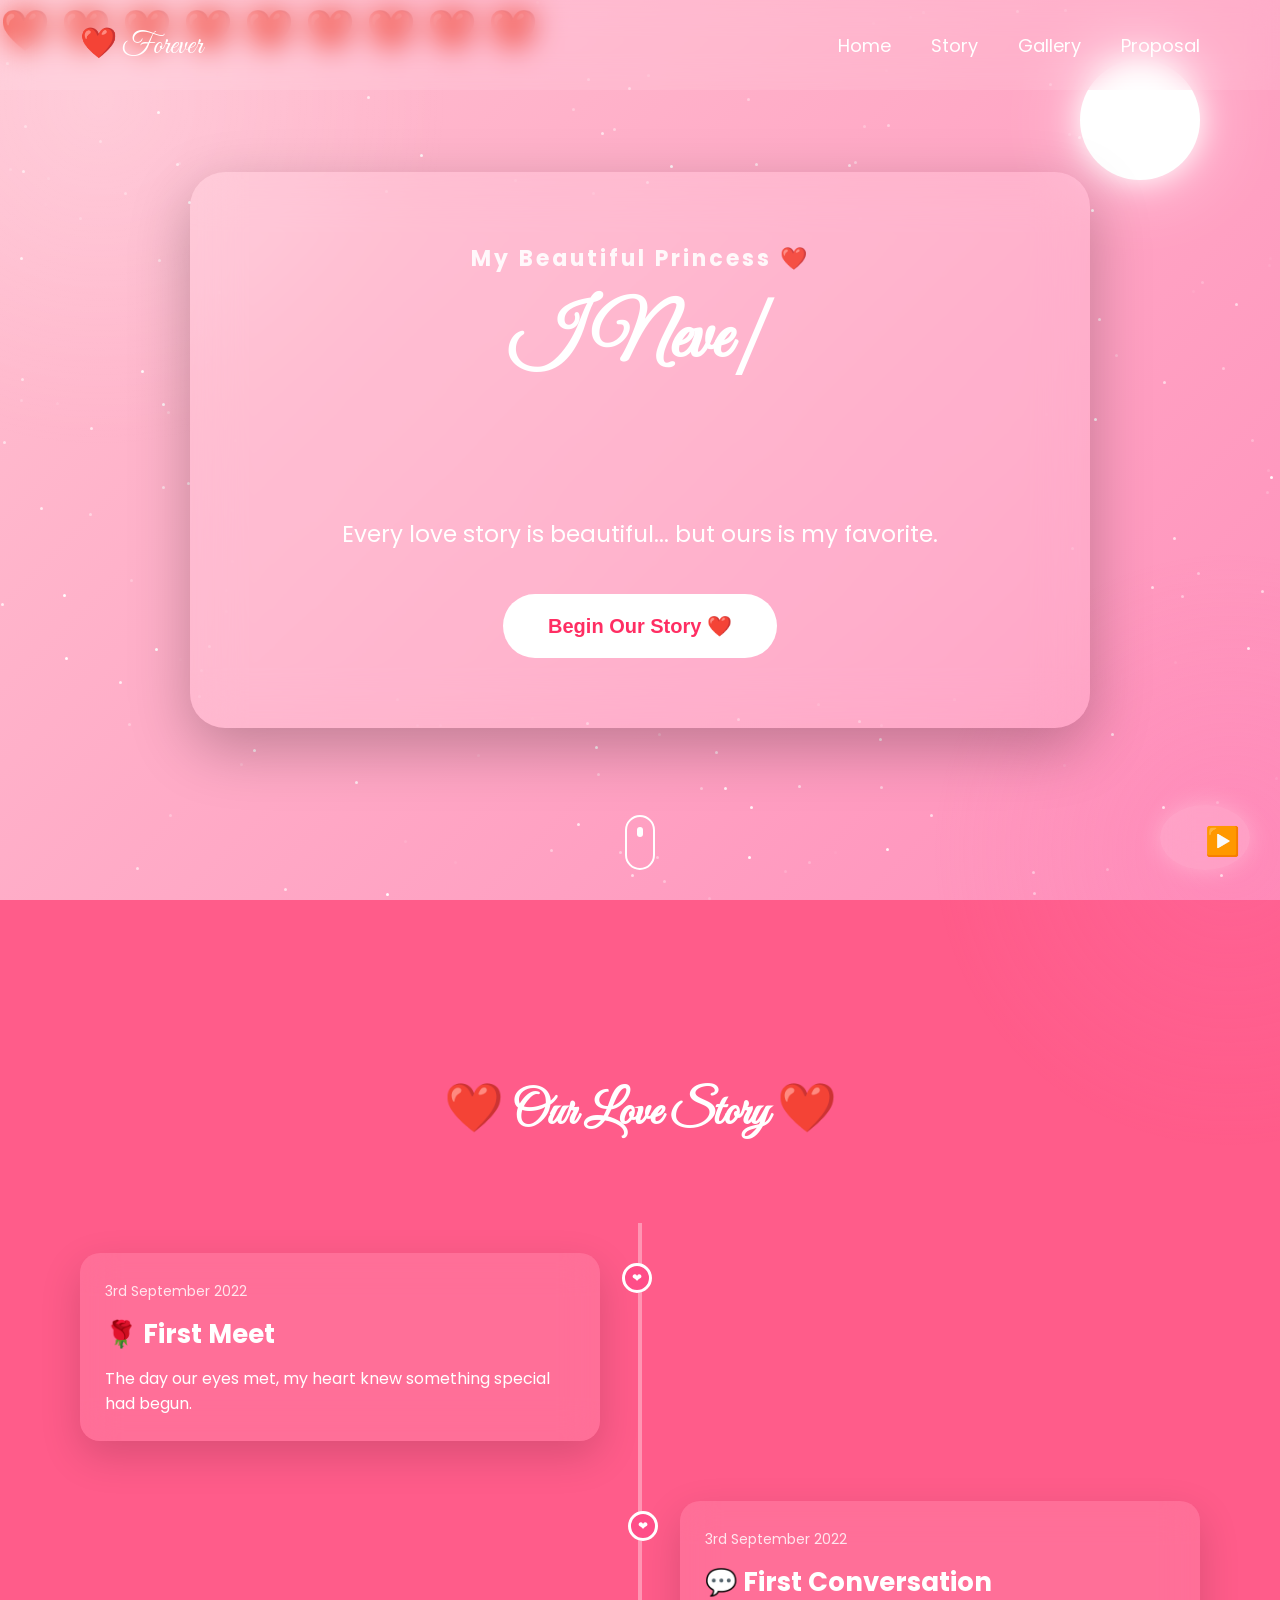
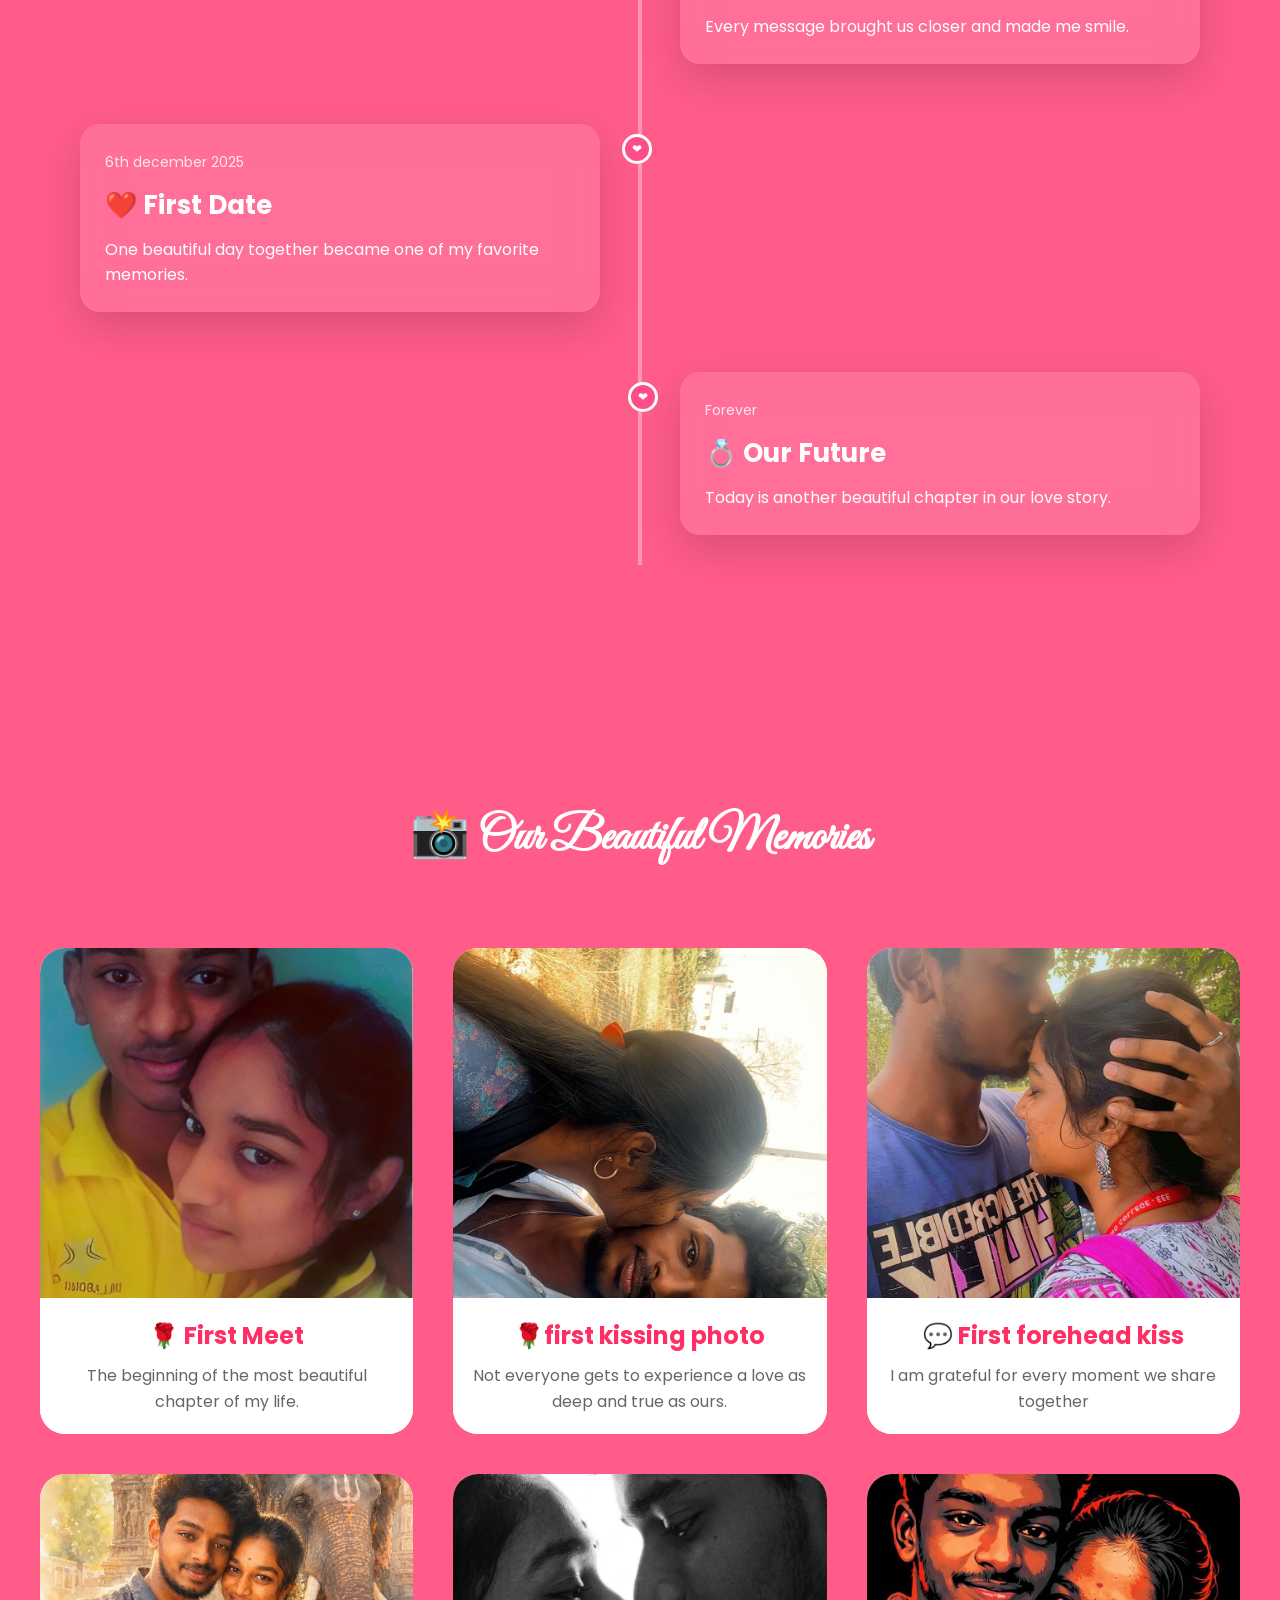
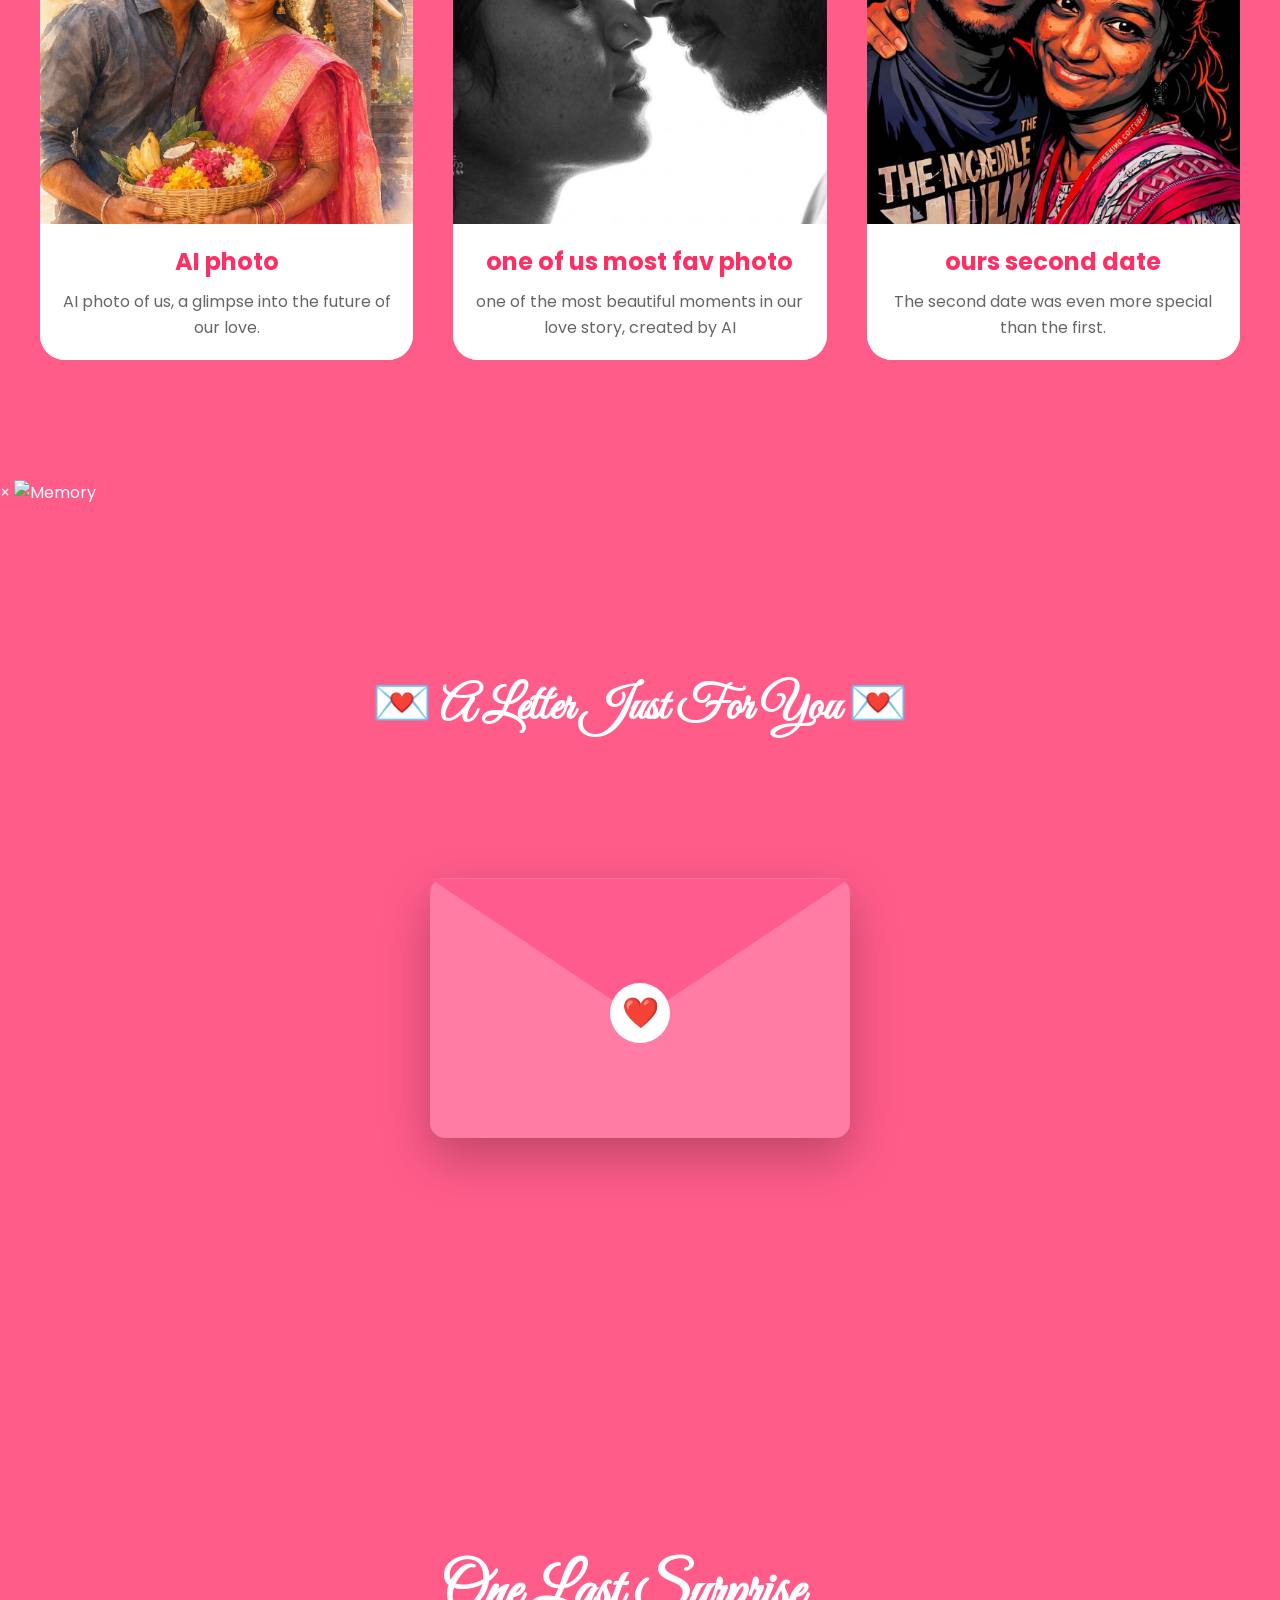
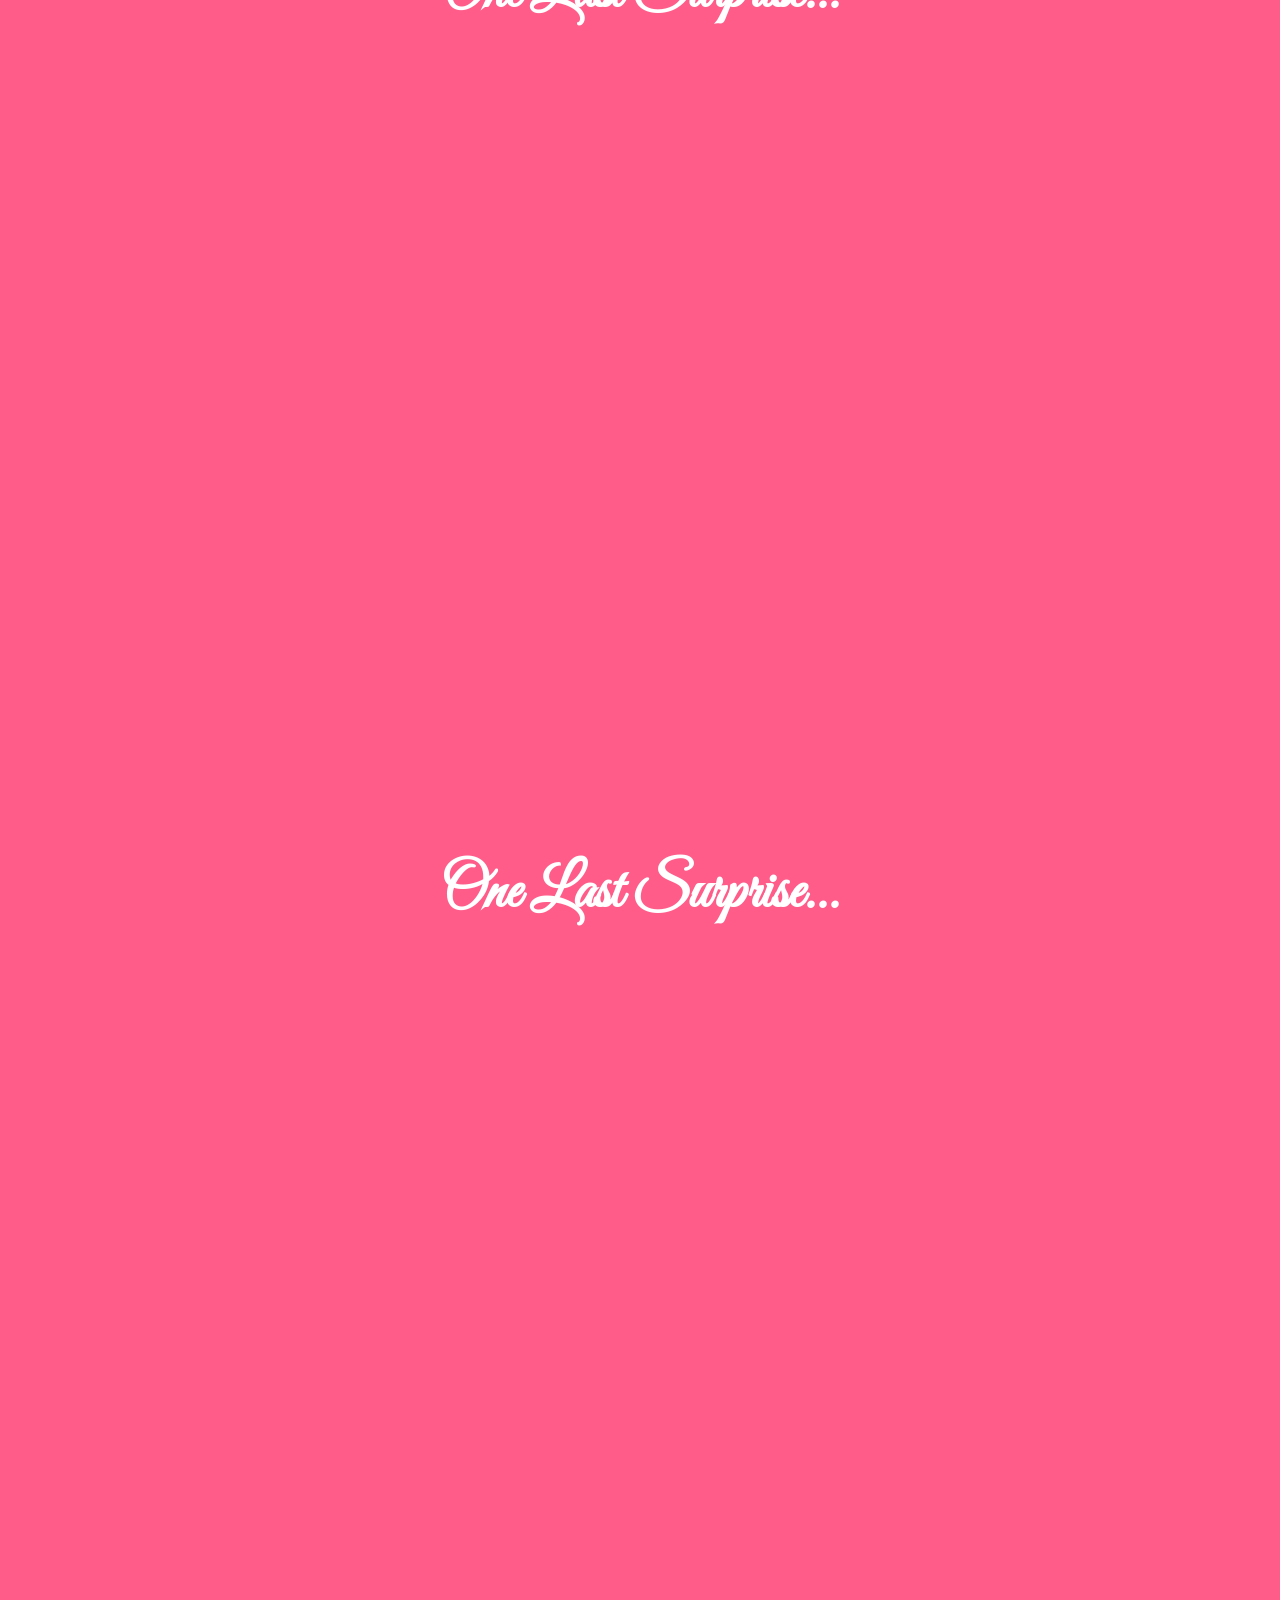
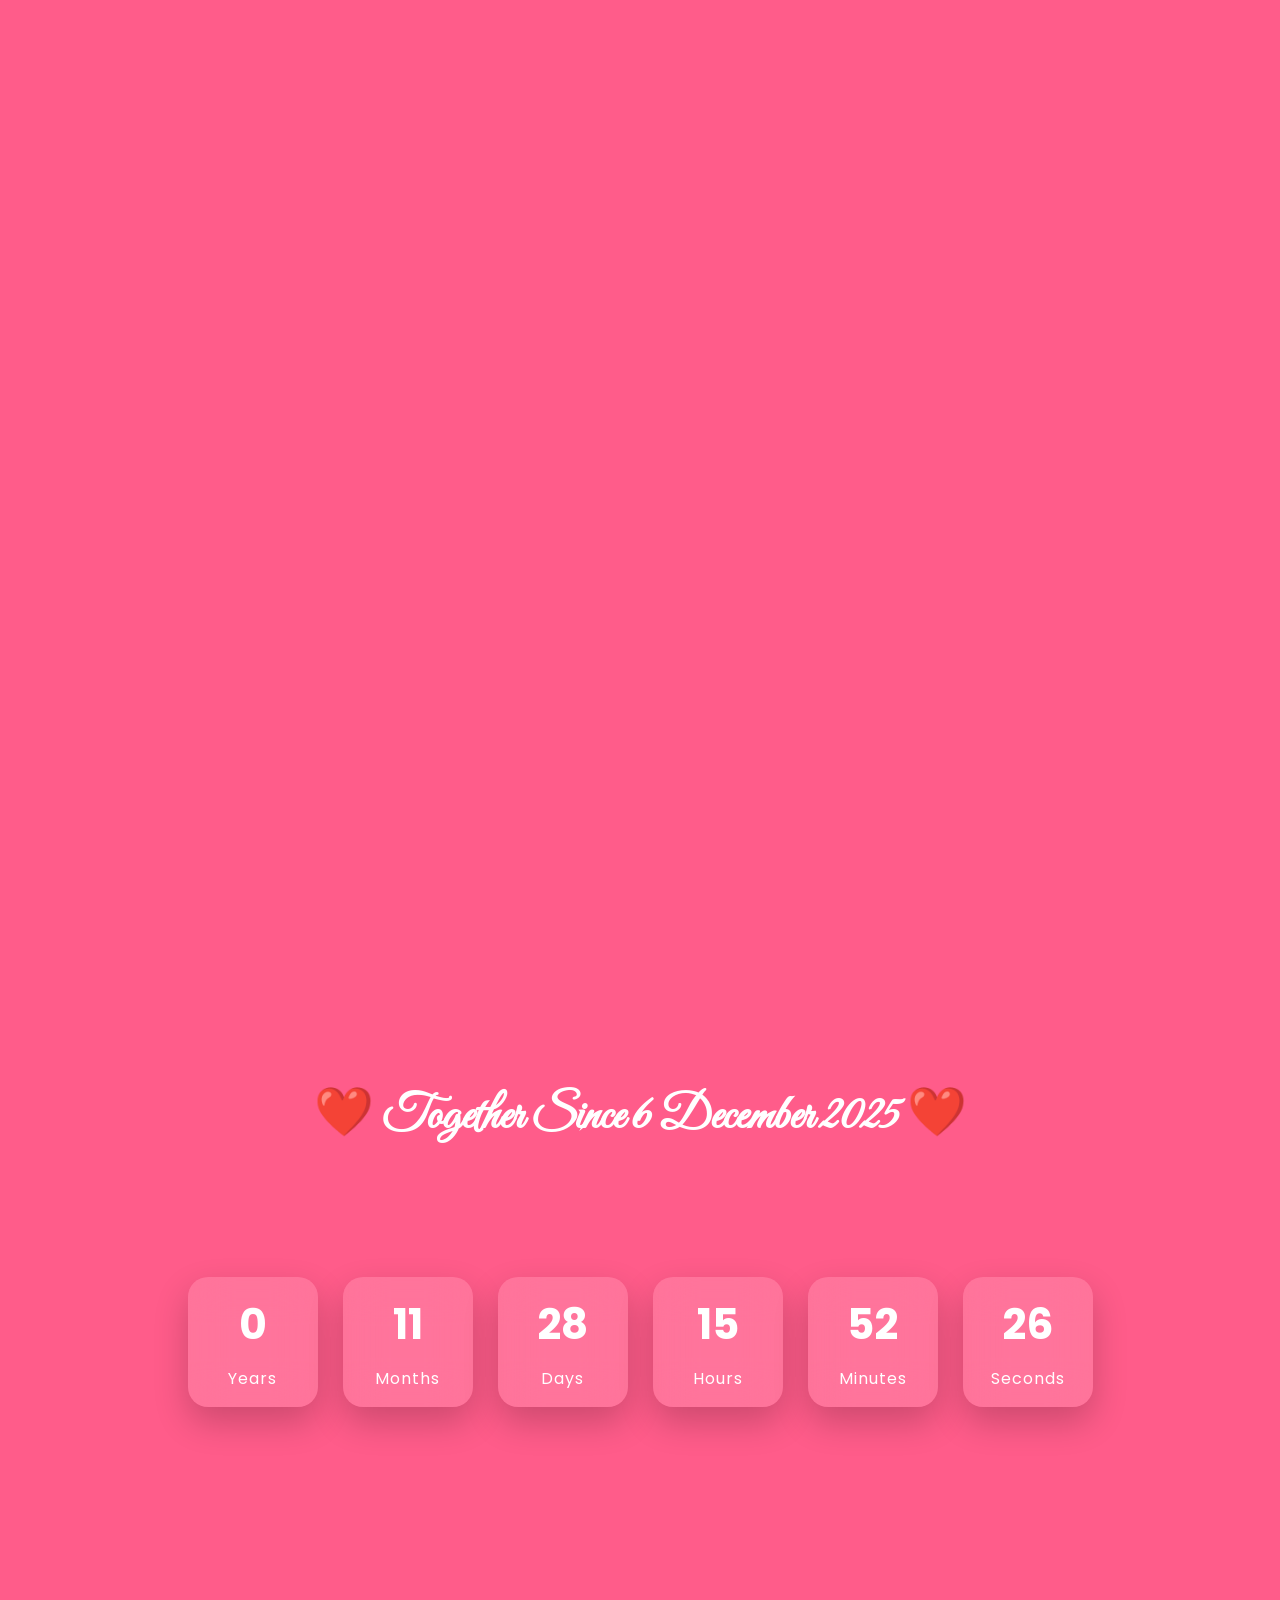
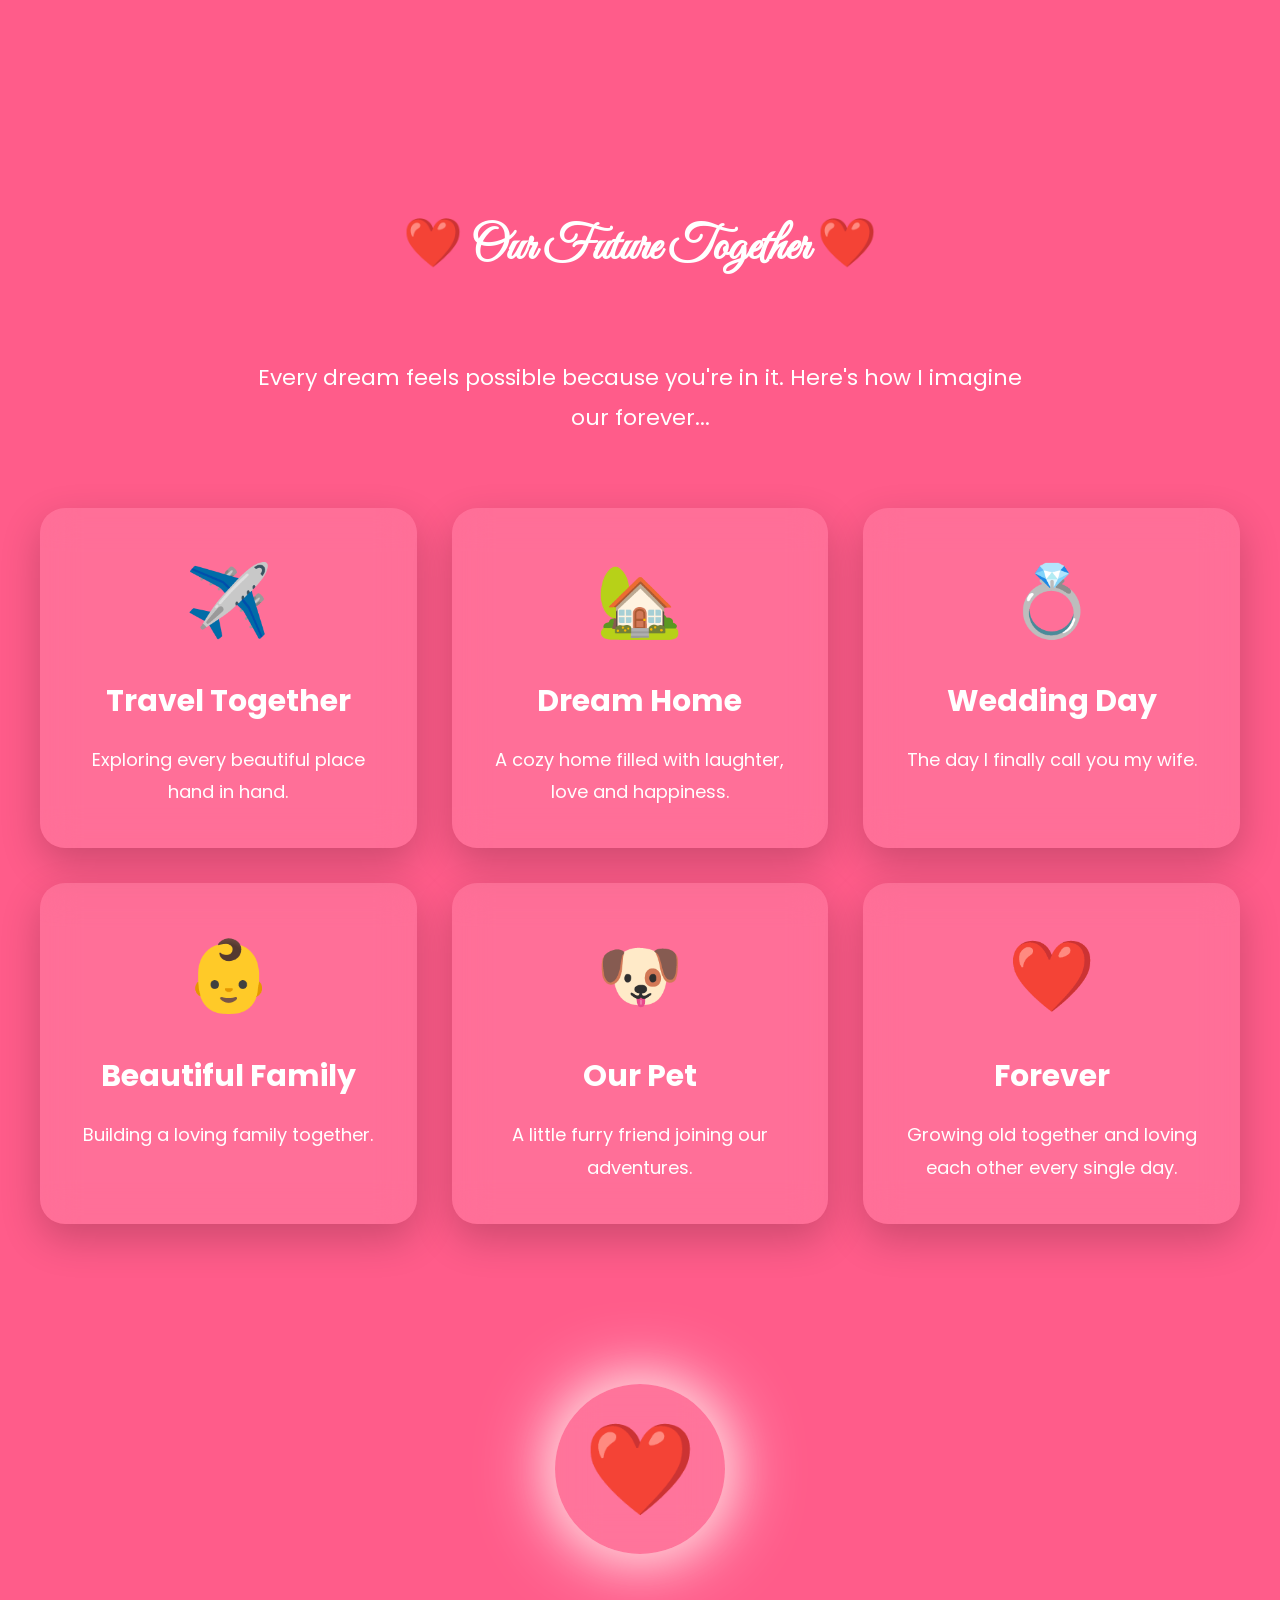
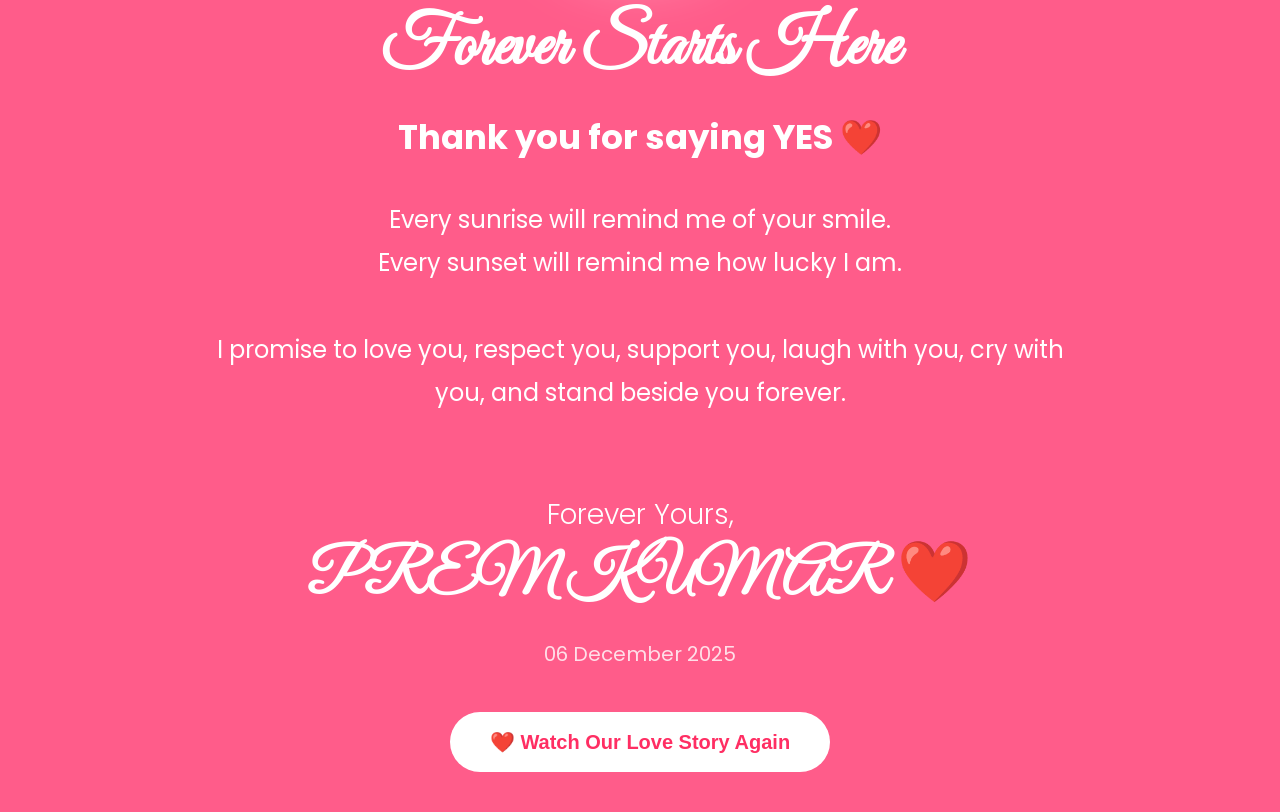
<file: index.html>
<!DOCTYPE html>
<html lang="en">

<head>

<meta charset="UTF-8">
<meta name="viewport" content="width=device-width, initial-scale=1.0">

<title>For My Love ❤️</title>

<link rel="preconnect" href="https://fonts.googleapis.com">
<link rel="preconnect" href="https://fonts.gstatic.com" crossorigin>

<link href="https://fonts.googleapis.com/css2?family=Poppins:wght@300;400;600;700&family=Great+Vibes&display=swap" rel="stylesheet">

<link rel="stylesheet" href="css/style.css">
<link rel="stylesheet" href="css/navbar.css">
<link rel="stylesheet" href="css/hero.css">
<link rel="stylesheet" href="css/loader.css">
<link rel="stylesheet" href="css/animations.css">
<link rel="stylesheet" href="css/responsive.css">
<link rel="stylesheet" href="css/timeline.css">
<link rel="stylesheet" href="css/gallery.css">
<link rel="stylesheet" href="css/envelope.css">
<link rel="stylesheet" href="css/proposal.css">
<link rel="stylesheet" href="css/celebration.css">
<link rel="stylesheet" href="css/music.css">
<link rel="stylesheet" href="css/countdown.css">
<link rel="stylesheet" href="css/stars.css">
<link rel="stylesheet" href="css/future.css">
<link rel="stylesheet" href="css/finale.css">

</head>

<body>
    <!-- Scroll Progress -->

<div id="progressBar"></div>

<!-- Scroll Indicator -->

<div id="scrollIndicator">

<span></span>

</div>

<!-- Loader -->

<div id="loader">

<div class="heart-loader"></div>

<h2>Loading Our Love Story...</h2>

</div>

<!-- Background -->

<div class="background"></div>

<div id="stars"></div>

<div id="moon"></div>

<div id="shootingStars"></div>

<div class="hearts"></div>

<!-- Navbar -->

<nav>

<div class="logo">

❤️ Forever

</div>

<ul>

<li><a href="#">Home</a></li>

<li><a href="#">Story</a></li>

<li><a href="#">Gallery</a></li>

<li><a href="#">Proposal</a></li>

</ul>

</nav>

<!-- Hero -->

<section class="hero">

<div class="glass reveal">

<h3 class="smallTitle">
My Beautiful Princess ❤️
</h3>

<h1 id="typing"></h1>

<p class="tagline reveal">

Every love story is beautiful...

but ours is my favorite.

</p>

<button id="startJourney">

Begin Our Story ❤️

</button>
</div>

</section>

<section class="timeline" id="story">

    <h2 class="section-title reveal">
        ❤️ Our Love Story ❤️
    </h2>

    <div class="timeline-container">

        <div class="timeline-item left reveal">
            <div class="content">
                <span class="date">3rd September 2022</span>
                <h3>🌹 First Meet</h3>
                <p>
                    The day our eyes met, my heart knew something special had begun.
                </p>
            </div>
        </div>

        <div class="timeline-item right reveal">
            <div class="content">
                <span class="date">3rd September 2022</span>
                <h3>💬 First Conversation</h3>
                <p>
                    Every message brought us closer and made me smile.
                </p>
            </div>
        </div>

        <div class="timeline-item left reveal">
            <div class="content">
                <span class="date">6th december 2025</span>
                <h3>❤️ First Date</h3>
                <p>
                    One beautiful day together became one of my favorite memories.
                </p>
            </div>
        </div>

        <div class="timeline-item right reveal">
            <div class="content">
                <span class="date">Forever</span>
                <h3>💍 Our Future</h3>
                <p>
                    Today is another beautiful chapter in our love story.
                </p>
            </div>
        </div>

    </div>
</section>
    <section class="gallery" id="gallery">

    <h2 class="section-title reveal">
        📸 Our Beautiful Memories
    </h2>

    <div class="gallery-grid">

       <div class="gallery-item reveal">

    <img src="assets/images/photo3.jpg" alt="Our First Memory">

    <div class="gallery-caption">

        <h3>🌹 First Meet</h3>

        <p>
            The beginning of the most beautiful chapter of my life.
        </p>

    </div>

</div>
        <div class="gallery-item reveal">

    <img src="assets/images/photo1.jpg" alt="Our First Memory">

    <div class="gallery-caption">

        <h3>🌹first kissing photo</h3>

        <p>
            Not everyone gets to experience a love as deep and true as ours. 
        </p>

    </div>

</div>

     <div class="gallery-item reveal">

    <img src="assets/images/photo2.jpg" alt="First Conversation">

    <div class="gallery-caption">

        <h3>💬 First forehead kiss</h3>

        <p>
            I am grateful for every moment we share together
        </p>

    </div>

</div>

      <div class="gallery-item reveal">

    <img src="assets/images/photo5.jpg" alt="First Conversation">

    <div class="gallery-caption">

        <h3>AI photo</h3>

        <p>
           AI photo of us, a glimpse into the future of our love.
        </p>

    </div>

</div>
      
     <div class="gallery-item reveal">

    <img src="assets/images/photo4.jpg" alt="First Conversation">

    <div class="gallery-caption">

        <h3> one of us most fav photo</h3>

        <p>
          one of the most beautiful moments in our love story, created by AI  
        </p>

    </div>

</div>



      <div class="gallery-item reveal">

    <img src="assets/images/photo6.jpg" alt="First Conversation">

    <div class="gallery-caption">

        <h3> ours second date</h3>

        <p>
              The second date was even more special than the first.
        </p>


    </div>

</div>


</section>

<!-- Lightbox -->

<div id="lightbox">

    <span id="closeLightbox">&times;</span>

    <img id="lightboxImage" alt="Memory">

    <p id="lightboxCaption"></p>

</div>
<section class="love-letter" id="letter">

    <h2 class="section-title reveal">
        💌 A Letter Just For You 💌
    </h2>

    <div class="envelope-wrapper reveal">

    <div class="envelope" id="envelope">

        <div class="envelope-back"></div>

        <div class="letter">

            <div class="letter-content">

                <h1>My Dearest Love ❤️</h1>

                <p>
                    Every moment with you has become my favorite memory.
                </p>

                <p>
                    You are my happiness, my peace,
                    and the most beautiful blessing
                    life has ever given me.
                </p>

                <p>
                    Thank you for loving me.
                    I promise to love you every single day.
                </p>

                <h2>Forever Yours ❤️</h2>

            </div>

        </div>

        <div class="flap"></div>

        <div class="seal">
            ❤️
        </div>

    </div>

</div>
</section>
<section class="proposal" id="proposal">

    <h2 class="proposal-title reveal">
        One Last Surprise...
    </h2>

    <div class="ring-box" id="ringBox">

        <div class="ring-lid"></div>

        <div class="ring-base">

            <div class="ring">
                💍
            </div>

        </div>

    </div>

    <div class="proposal-message" id="proposalMessage">

        <h1>
            Will You Be Mine Forever? ❤️
        </h1>

        <p>
            Every moment with you has made my life more beautiful.
            I don't just want today...
            I want every tomorrow with you.
        </p>

        <div class="buttons">

            <button id="yesBtn">
                ❤️ YES ❤️
            </button>

            <button id="noBtn">
                🤭 NOT YET
            </button>

        </div>

    </div>
    

</section>
<section class="proposal" id="proposal">

    <h2 class="proposal-title reveal">
        One Last Surprise...
    </h2>

    <div class="ring-box" id="ringBox">

        <div class="ring-lid"></div>

        <div class="ring-base">
            <div class="ring">💍</div>
        </div>

    </div>

    <div class="proposal-message" id="proposalMessage">

        <h1>Will You Be Mine Forever? ❤️</h1>

        <p>
            Every moment with you has made my life more beautiful.
            I don't just want today...
            I want every tomorrow with you.
        </p>

        <div class="buttons">

            <button id="yesBtn" type="button">
                ❤️ YES ❤️
            </button>

            <button id="noBtn" type="button">
                🤭 NOT YET
            </button>

        </div>

    </div>

</section> <!-- ✅ Proposal ends here -->

<section class="celebration" id="celebration">

    <div class="celebration-content">

        <h1>💖 SHE SAID YES! 💖</h1>

        <h2>Our Forever Begins Today</h2>

        <p>
            Thank you for choosing me.
            I promise to love you,
            support you,
            and make every day special.
        </p>

        <div class="big-heart">❤️</div>

    </div>

</section>

<canvas id="fireworksCanvas"></canvas>
<section class="countdown" id="countdown">
    <h2 class="section-title reveal">
    ❤️ Together Since 6 December 2025 ❤️
    </h2>

    <div class="counter-container">

        <div class="time-box">
            <span id="years">0</span>
            <small>Years</small>
        </div>

        <div class="time-box">
            <span id="months">0</span>
            <small>Months</small>
        </div>

        <div class="time-box">
            <span id="days">0</span>
            <small>Days</small>
        </div>

        <div class="time-box">
            <span id="hours">0</span>
            <small>Hours</small>
        </div>

        <div class="time-box">
            <span id="minutes">0</span>
            <small>Minutes</small>
        </div>

        <div class="time-box">
            <span id="seconds">0</span>
            <small>Seconds</small>
        </div>

    </div>

</section>
<audio id="bgMusic" loop>
    <source src="assets/music/love.mp3" type="audio/mpeg">
</audio>

<button id="musicBtn">
    ▶️
</button>
<section class="future" id="future">

    <h2 class="section-title reveal">
        ❤️ Our Future Together ❤️
    </h2>

    <p class="future-intro reveal">
        Every dream feels possible because you're in it.
        Here's how I imagine our forever...
    </p>

    <div class="future-grid">

        <div class="future-card reveal">
            <div class="future-icon">✈️</div>
            <h3>Travel Together</h3>
            <p>
                Exploring every beautiful place hand in hand.
            </p>
        </div>

        <div class="future-card reveal">
            <div class="future-icon">🏡</div>
            <h3>Dream Home</h3>
            <p>
                A cozy home filled with laughter, love and happiness.
            </p>
        </div>

        <div class="future-card reveal">
            <div class="future-icon">💍</div>
            <h3>Wedding Day</h3>
            <p>
                The day I finally call you my wife.
            </p>
        </div>

        <div class="future-card reveal">
            <div class="future-icon">👶</div>
            <h3>Beautiful Family</h3>
            <p>
                Building a loving family together.
            </p>
        </div>

        <div class="future-card reveal">
            <div class="future-icon">🐶</div>
            <h3>Our Pet</h3>
            <p>
                A little furry friend joining our adventures.
            </p>
        </div>

        <div class="future-card reveal">
            <div class="future-icon">❤️</div>
            <h3>Forever</h3>
            <p>
                Growing old together and loving each other every single day.
            </p>
        </div>

    </div>

</section>
<section class="finale" id="finale">

    <div class="finale-content">

        <div class="heart-circle">
            ❤️
        </div>

        <h1>Forever Starts Here</h1>

        <h2>
            Thank you for saying YES ❤️
        </h2>

        <p>
            Every sunrise will remind me of your smile.<br>
            Every sunset will remind me how lucky I am.<br><br>

            I promise to love you,
            respect you,
            support you,
            laugh with you,
            cry with you,
            and stand beside you forever.
        </p>

        <div class="signature">

            <h3>Forever Yours,</h3>

            <h1>PREM KUMAR ❤️</h1>

            <p>06 December 2025</p>
            <button id="restartLove">
    ❤️ Watch Our Love Story Again
</button>

        </div>

    </div>

</section>

    <script src="js/loader.js"></script>
    <script src="js/main.js"></script>
    <script src="js/typewriter.js"></script>
    <script src="js/scroll.js"></script>
    <script src="js/reveal.js"></script>
    <script src="js/cursor.js"></script>
    <script src="js/sparkle.js"></script>
    <script src="js/hearts.js"></script>
    <script src="js/stars.js"></script>
    <script src="js/gallery.js"></script>
    <script src="js/tilt.js"></script>
    <script src="js/photoHearts.js"></script>
    <script src="js/envelope.js"></script>
    <script src="js/countdown.js"></script>
    <script src="js/petals.js"></script>
    <script src="js/fireworks.js"></script>
    <script src="js/music.js"></script>
    <script src="js/countdown.js"></script>
    <script src="js/proposal.js"></script>
    <script src="js/finale.js"></script>
    




</body>

</html>
</file>
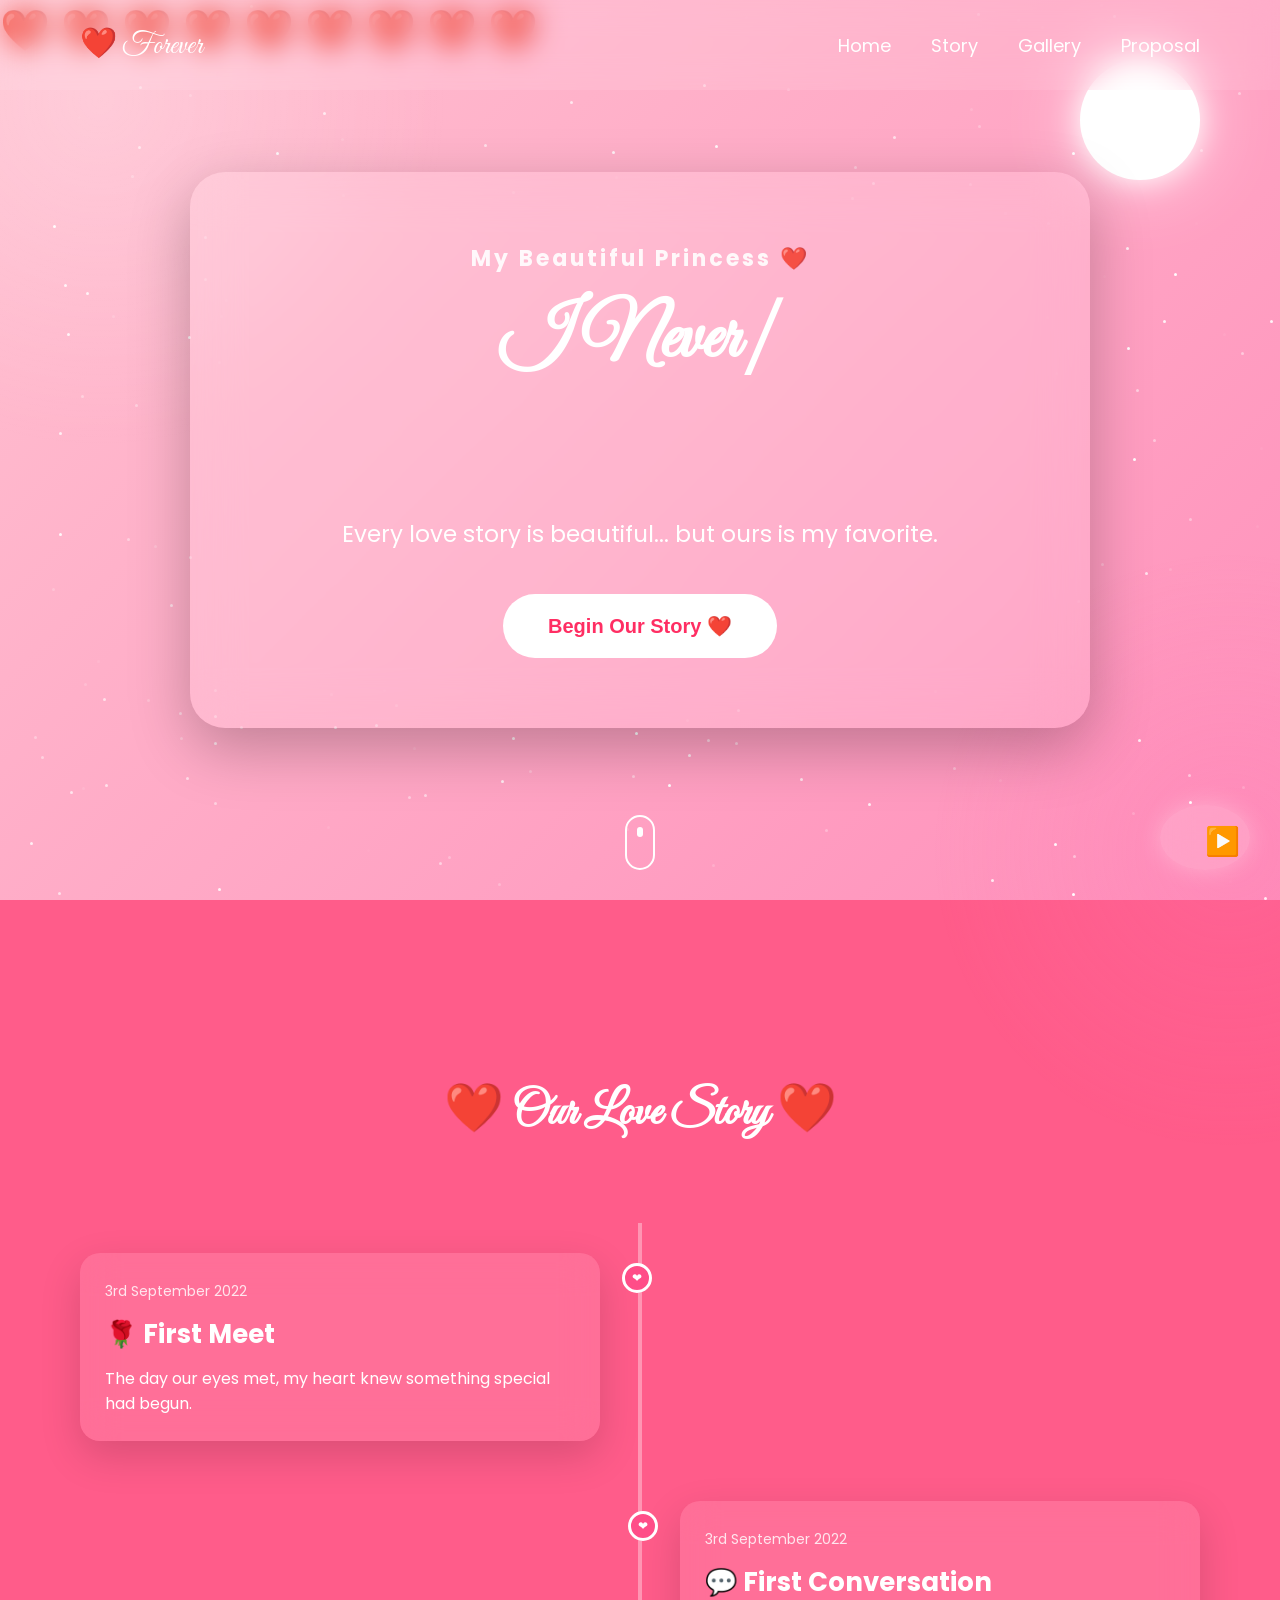
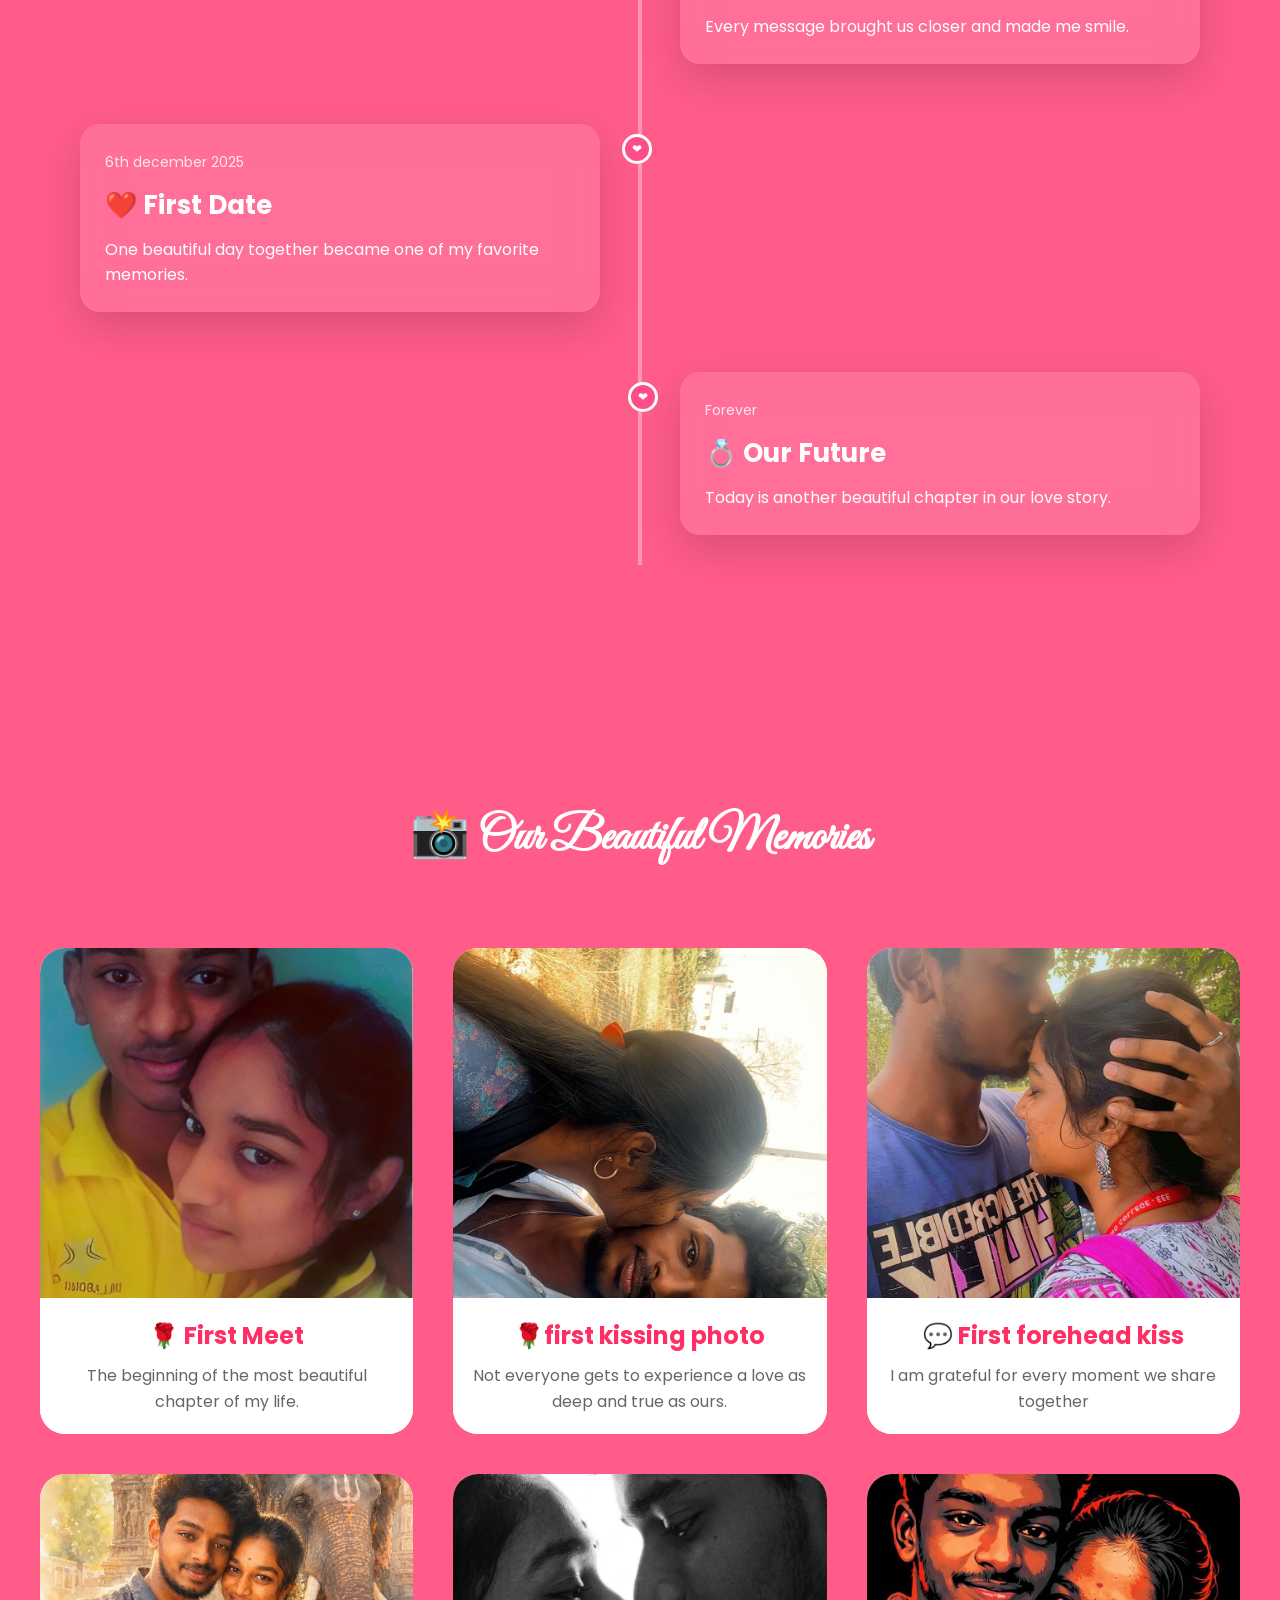
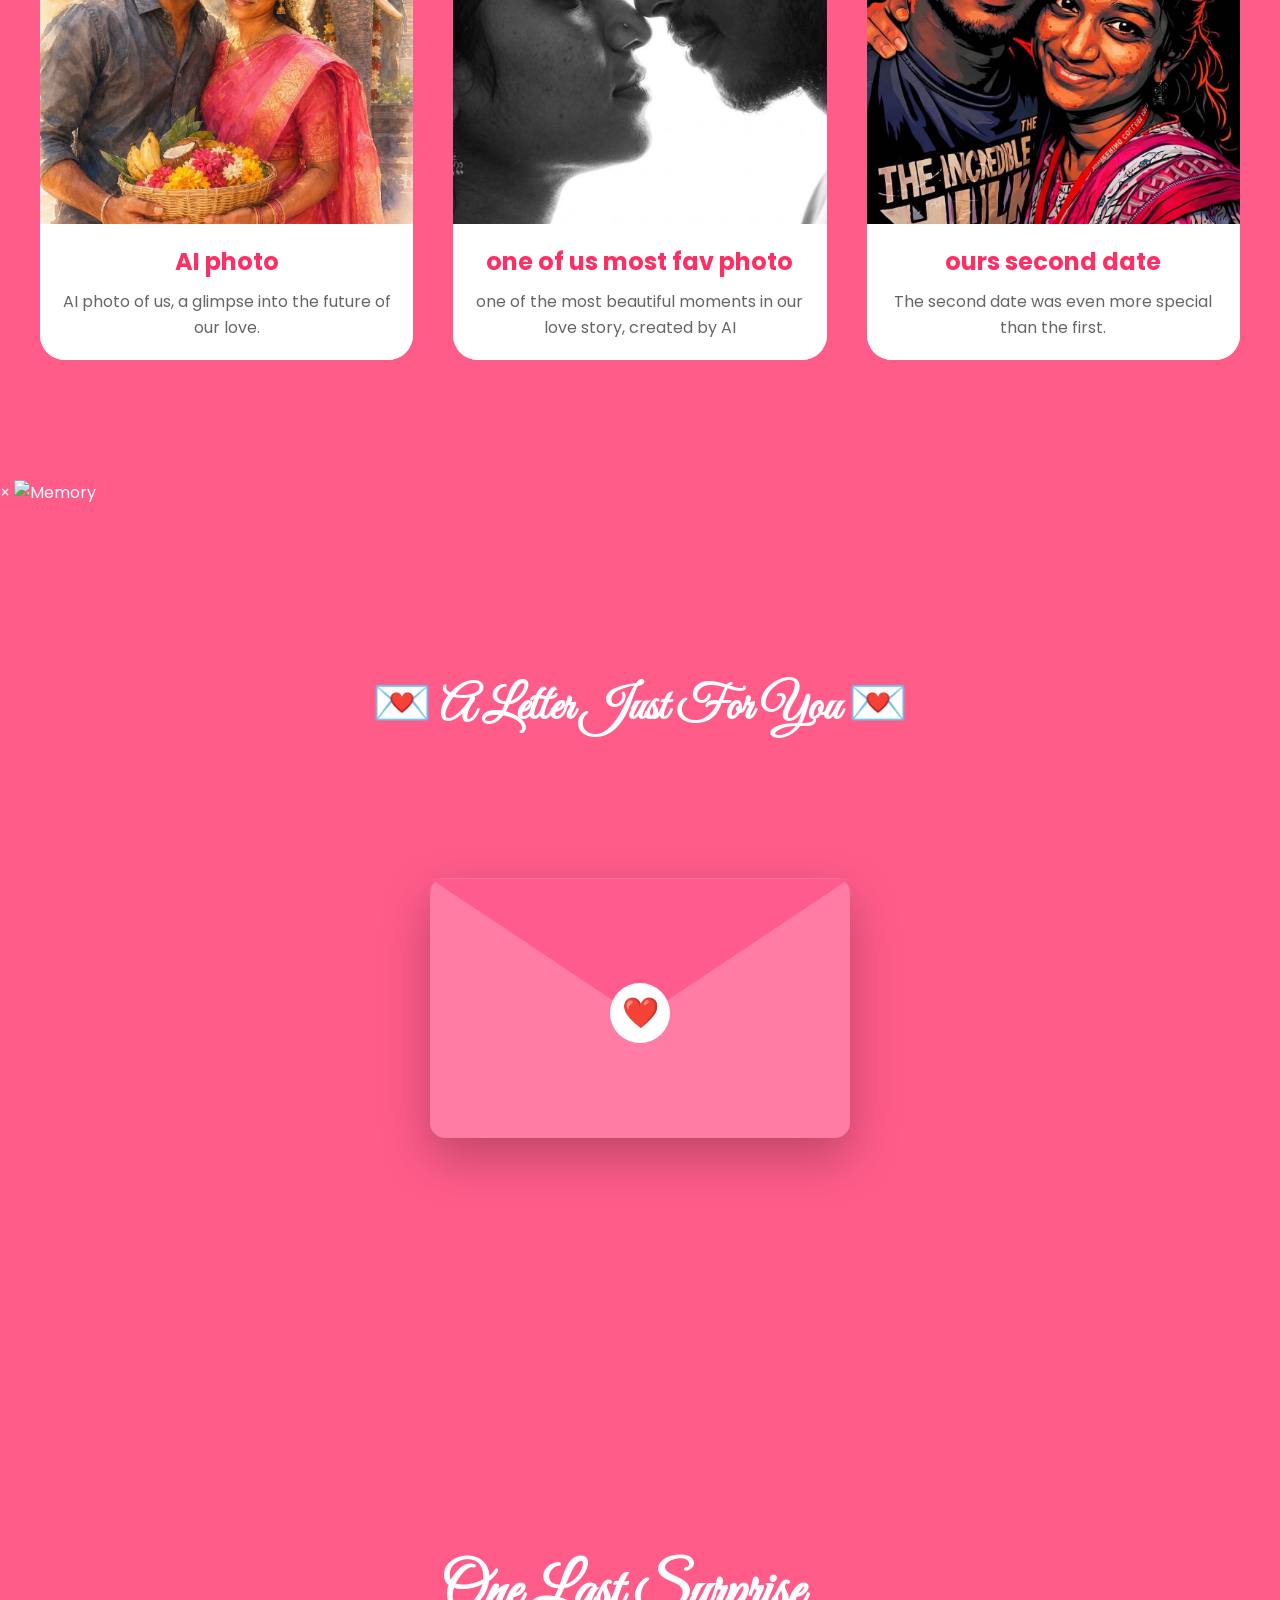
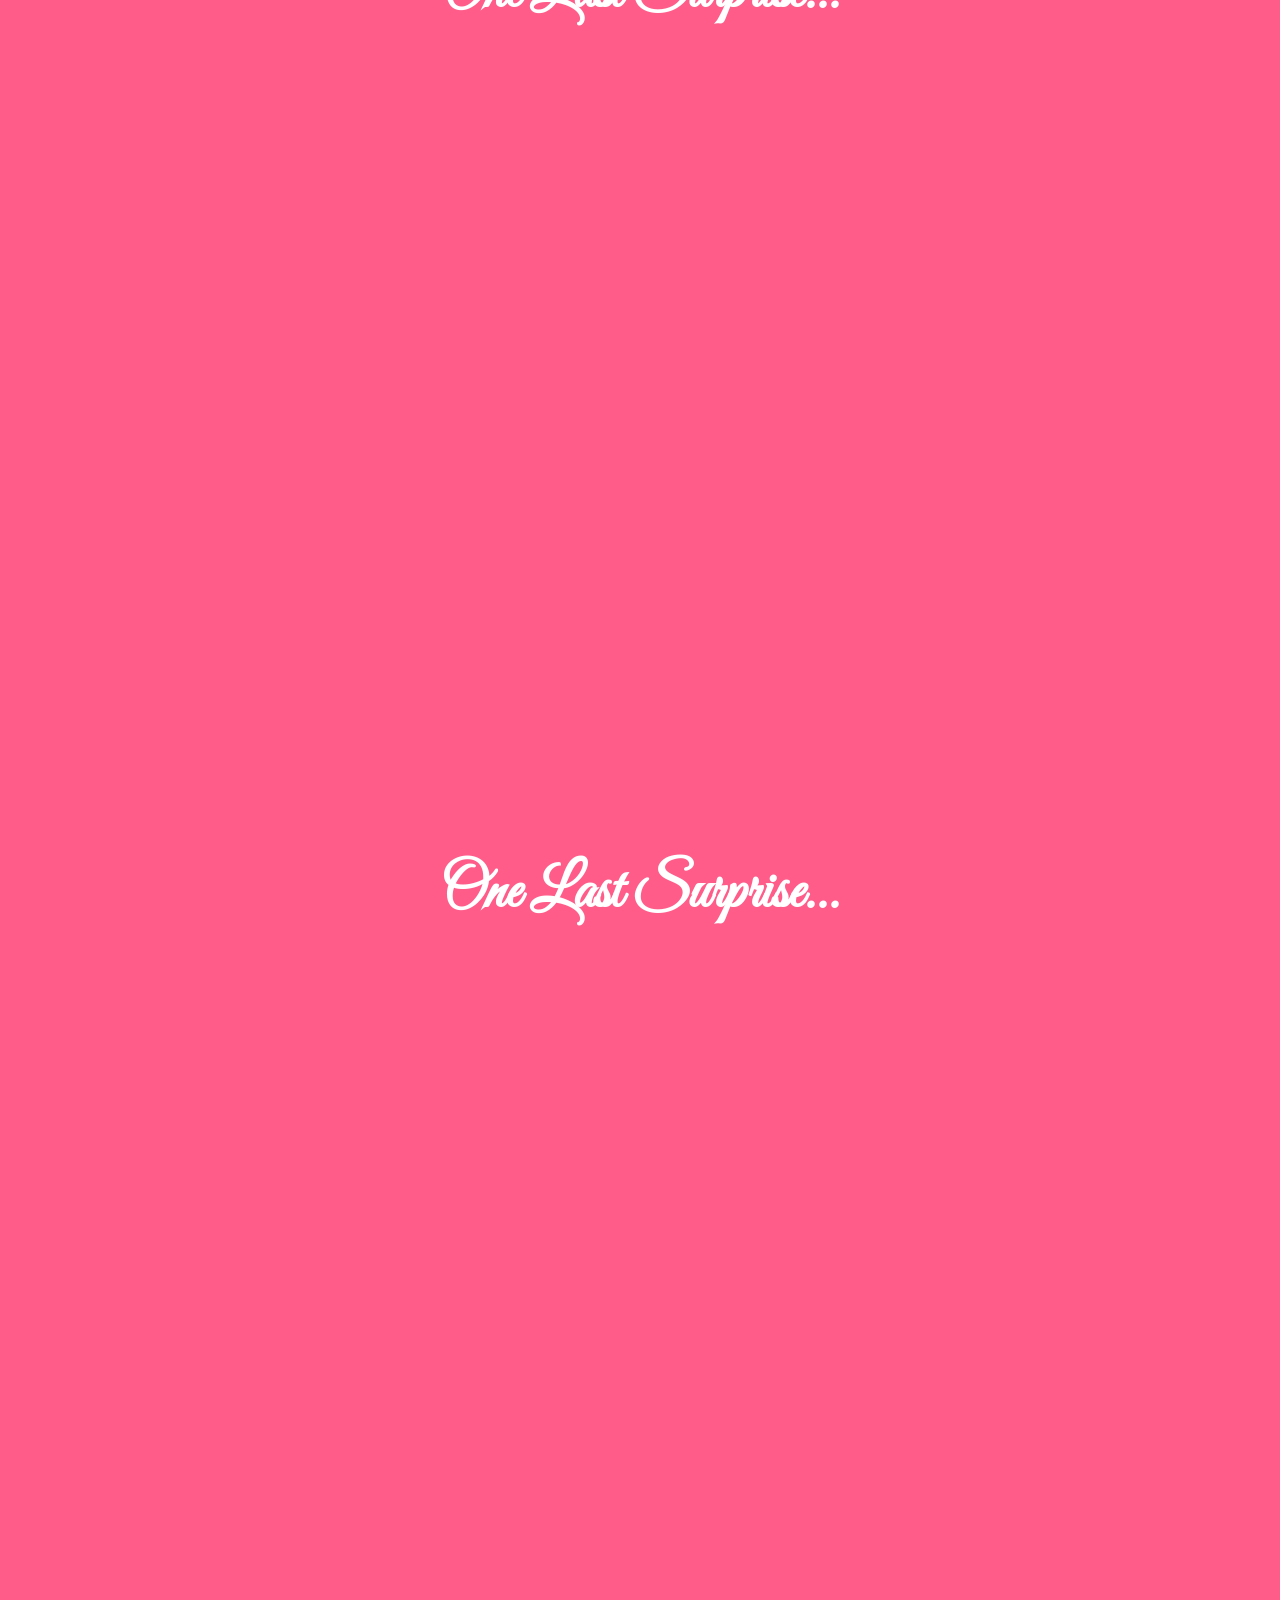
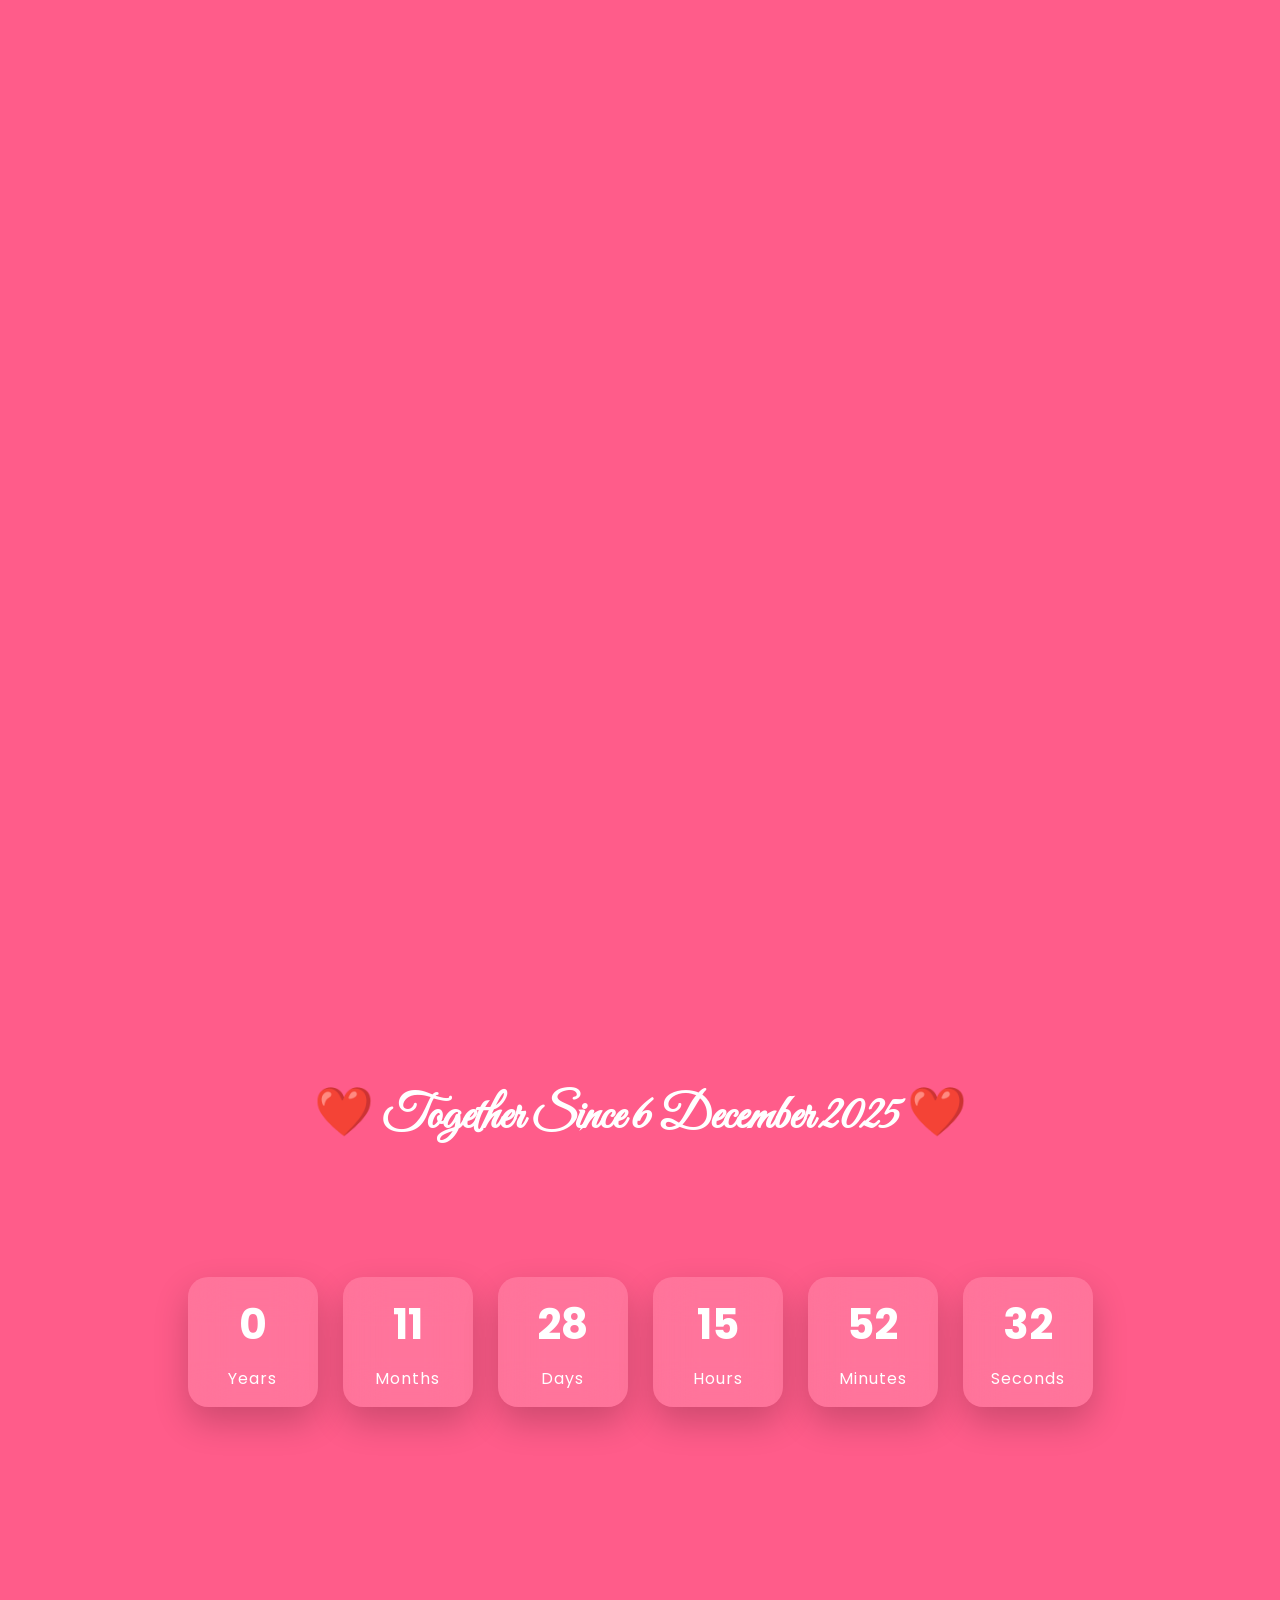
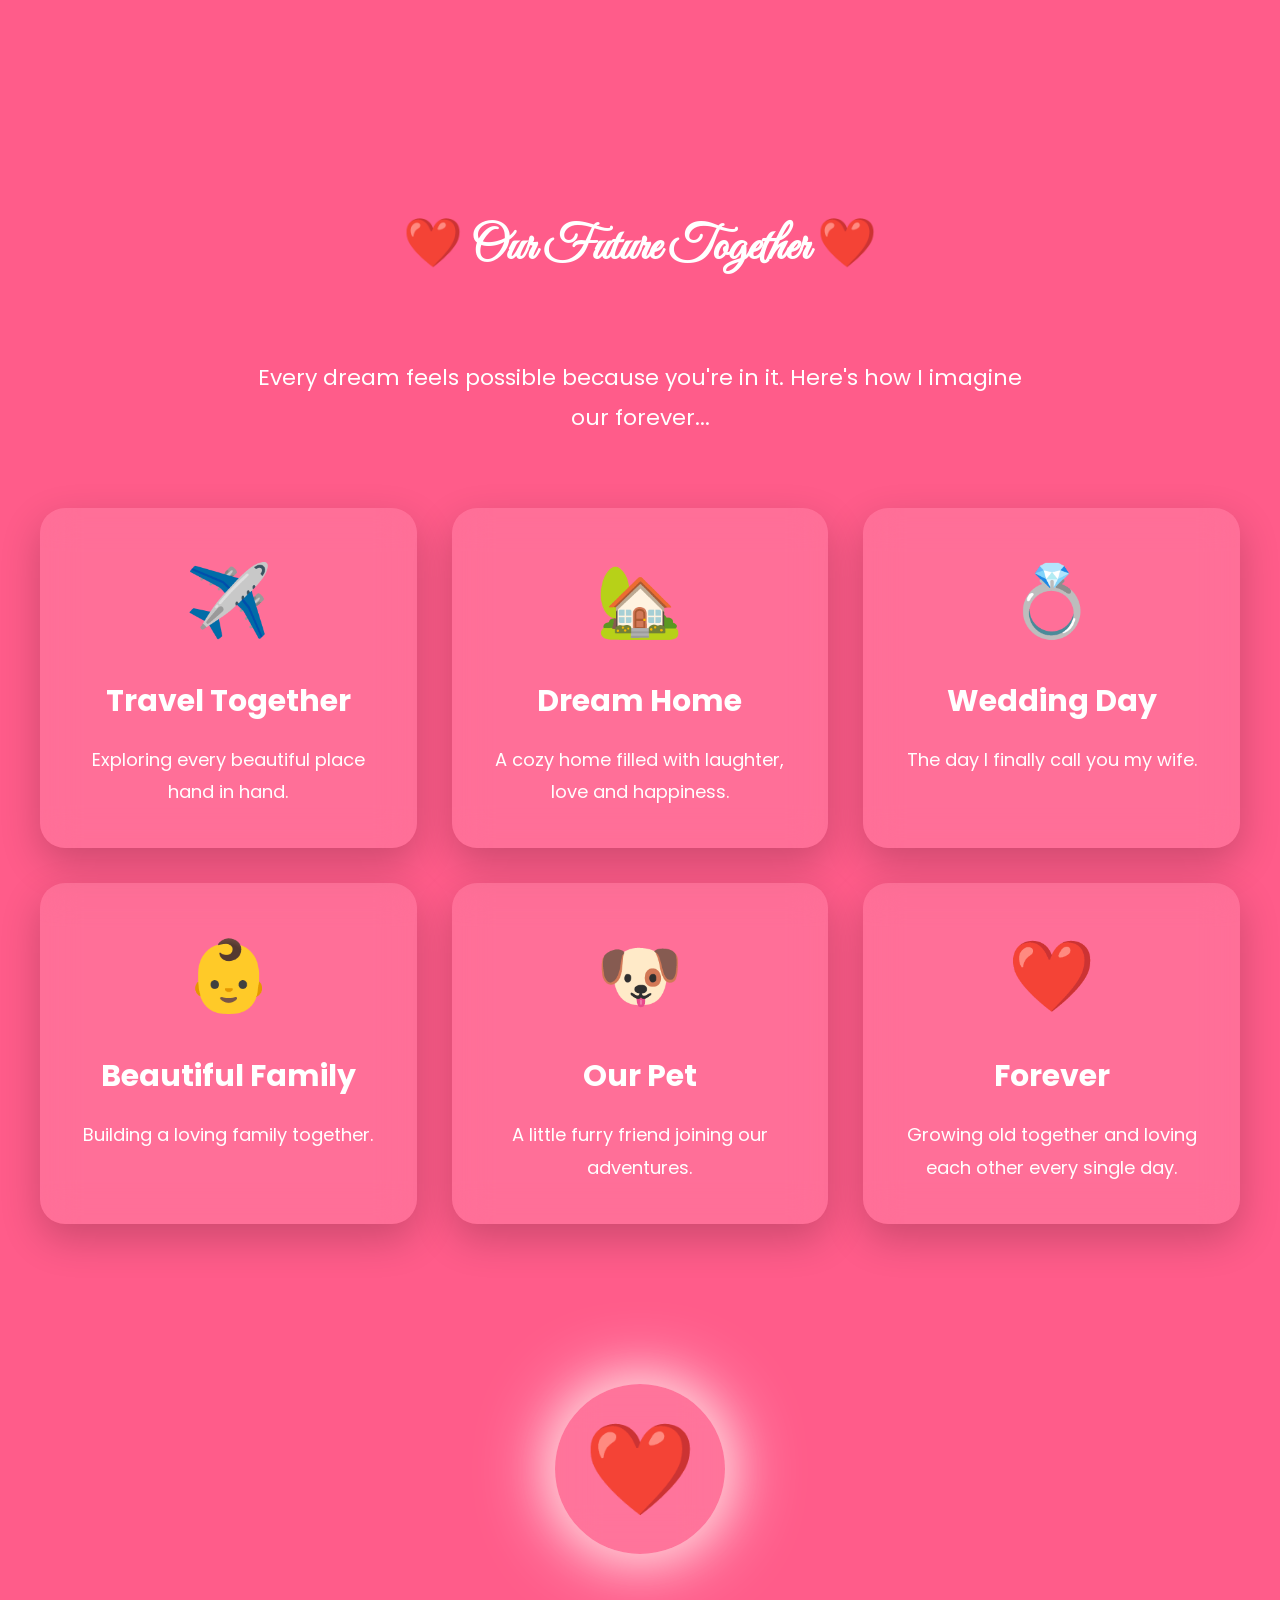
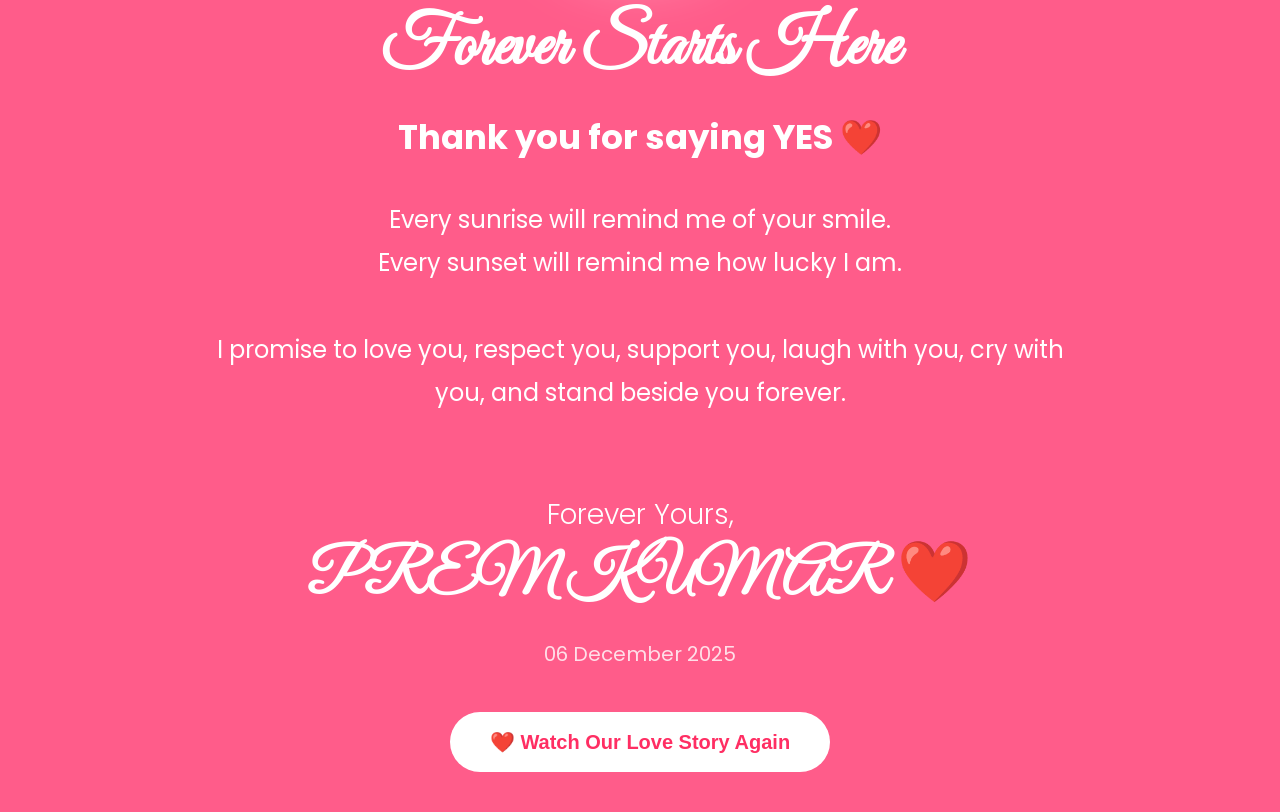
<file: luv pro/index.html>
<!DOCTYPE html>
<html lang="en">

<head>

<meta charset="UTF-8">
<meta name="viewport" content="width=device-width, initial-scale=1.0">

<title>For My Love ❤️</title>

<link rel="preconnect" href="https://fonts.googleapis.com">
<link rel="preconnect" href="https://fonts.gstatic.com" crossorigin>

<link href="https://fonts.googleapis.com/css2?family=Poppins:wght@300;400;600;700&family=Great+Vibes&display=swap" rel="stylesheet">

<link rel="stylesheet" href="css/style.css">
<link rel="stylesheet" href="css/navbar.css">
<link rel="stylesheet" href="css/hero.css">
<link rel="stylesheet" href="css/loader.css">
<link rel="stylesheet" href="css/animations.css">
<link rel="stylesheet" href="css/responsive.css">
<link rel="stylesheet" href="css/timeline.css">
<link rel="stylesheet" href="css/gallery.css">
<link rel="stylesheet" href="css/envelope.css">
<link rel="stylesheet" href="css/proposal.css">
<link rel="stylesheet" href="css/celebration.css">
<link rel="stylesheet" href="css/music.css">
<link rel="stylesheet" href="css/countdown.css">
<link rel="stylesheet" href="css/stars.css">
<link rel="stylesheet" href="css/future.css">
<link rel="stylesheet" href="css/finale.css">

</head>

<body>
    <!-- Scroll Progress -->

<div id="progressBar"></div>

<!-- Scroll Indicator -->

<div id="scrollIndicator">

<span></span>

</div>

<!-- Loader -->

<div id="loader">

<div class="heart-loader"></div>

<h2>Loading Our Love Story...</h2>

</div>

<!-- Background -->

<div class="background"></div>

<div id="stars"></div>

<div id="moon"></div>

<div id="shootingStars"></div>

<div class="hearts"></div>

<!-- Navbar -->

<nav>

<div class="logo">

❤️ Forever

</div>

<ul>

<li><a href="#">Home</a></li>

<li><a href="#">Story</a></li>

<li><a href="#">Gallery</a></li>

<li><a href="#">Proposal</a></li>

</ul>

</nav>

<!-- Hero -->

<section class="hero">

<div class="glass reveal">

<h3 class="smallTitle">
My Beautiful Princess ❤️
</h3>

<h1 id="typing"></h1>

<p class="tagline reveal">

Every love story is beautiful...

but ours is my favorite.

</p>

<button id="startJourney">

Begin Our Story ❤️

</button>
</div>

</section>

<section class="timeline" id="story">

    <h2 class="section-title reveal">
        ❤️ Our Love Story ❤️
    </h2>

    <div class="timeline-container">

        <div class="timeline-item left reveal">
            <div class="content">
                <span class="date">3rd September 2022</span>
                <h3>🌹 First Meet</h3>
                <p>
                    The day our eyes met, my heart knew something special had begun.
                </p>
            </div>
        </div>

        <div class="timeline-item right reveal">
            <div class="content">
                <span class="date">3rd September 2022</span>
                <h3>💬 First Conversation</h3>
                <p>
                    Every message brought us closer and made me smile.
                </p>
            </div>
        </div>

        <div class="timeline-item left reveal">
            <div class="content">
                <span class="date">6th december 2025</span>
                <h3>❤️ First Date</h3>
                <p>
                    One beautiful day together became one of my favorite memories.
                </p>
            </div>
        </div>

        <div class="timeline-item right reveal">
            <div class="content">
                <span class="date">Forever</span>
                <h3>💍 Our Future</h3>
                <p>
                    Today is another beautiful chapter in our love story.
                </p>
            </div>
        </div>

    </div>
</section>
    <section class="gallery" id="gallery">

    <h2 class="section-title reveal">
        📸 Our Beautiful Memories
    </h2>

    <div class="gallery-grid">

       <div class="gallery-item reveal">

    <img src="assets/images/photo3.jpg" alt="Our First Memory">

    <div class="gallery-caption">

        <h3>🌹 First Meet</h3>

        <p>
            The beginning of the most beautiful chapter of my life.
        </p>

    </div>

</div>
        <div class="gallery-item reveal">

    <img src="assets/images/photo1.jpg" alt="Our First Memory">

    <div class="gallery-caption">

        <h3>🌹first kissing photo</h3>

        <p>
            Not everyone gets to experience a love as deep and true as ours. 
        </p>

    </div>

</div>

     <div class="gallery-item reveal">

    <img src="assets/images/photo2.jpg" alt="First Conversation">

    <div class="gallery-caption">

        <h3>💬 First forehead kiss</h3>

        <p>
            I am grateful for every moment we share together
        </p>

    </div>

</div>

      <div class="gallery-item reveal">

    <img src="assets/images/photo5.jpg" alt="First Conversation">

    <div class="gallery-caption">

        <h3>AI photo</h3>

        <p>
           AI photo of us, a glimpse into the future of our love.
        </p>

    </div>

</div>
      
     <div class="gallery-item reveal">

    <img src="assets/images/photo4.jpg" alt="First Conversation">

    <div class="gallery-caption">

        <h3> one of us most fav photo</h3>

        <p>
          one of the most beautiful moments in our love story, created by AI  
        </p>

    </div>

</div>



      <div class="gallery-item reveal">

    <img src="assets/images/photo6.jpg" alt="First Conversation">

    <div class="gallery-caption">

        <h3> ours second date</h3>

        <p>
              The second date was even more special than the first.
        </p>


    </div>

</div>


</section>

<!-- Lightbox -->

<div id="lightbox">

    <span id="closeLightbox">&times;</span>

    <img id="lightboxImage" alt="Memory">

    <p id="lightboxCaption"></p>

</div>
<section class="love-letter" id="letter">

    <h2 class="section-title reveal">
        💌 A Letter Just For You 💌
    </h2>

    <div class="envelope-wrapper reveal">

    <div class="envelope" id="envelope">

        <div class="envelope-back"></div>

        <div class="letter">

            <div class="letter-content">

                <h1>My Dearest Love ❤️</h1>

                <p>
                    Every moment with you has become my favorite memory.
                </p>

                <p>
                    You are my happiness, my peace,
                    and the most beautiful blessing
                    life has ever given me.
                </p>

                <p>
                    Thank you for loving me.
                    I promise to love you every single day.
                </p>

                <h2>Forever Yours ❤️</h2>

            </div>

        </div>

        <div class="flap"></div>

        <div class="seal">
            ❤️
        </div>

    </div>

</div>
</section>
<section class="proposal" id="proposal">

    <h2 class="proposal-title reveal">
        One Last Surprise...
    </h2>

    <div class="ring-box" id="ringBox">

        <div class="ring-lid"></div>

        <div class="ring-base">

            <div class="ring">
                💍
            </div>

        </div>

    </div>

    <div class="proposal-message" id="proposalMessage">

        <h1>
            Will You Be Mine Forever? ❤️
        </h1>

        <p>
            Every moment with you has made my life more beautiful.
            I don't just want today...
            I want every tomorrow with you.
        </p>

        <div class="buttons">

            <button id="yesBtn">
                ❤️ YES ❤️
            </button>

            <button id="noBtn">
                🤭 NOT YET
            </button>

        </div>

    </div>
    

</section>
<section class="proposal" id="proposal">

    <h2 class="proposal-title reveal">
        One Last Surprise...
    </h2>

    <div class="ring-box" id="ringBox">

        <div class="ring-lid"></div>

        <div class="ring-base">
            <div class="ring">💍</div>
        </div>

    </div>

    <div class="proposal-message" id="proposalMessage">

        <h1>Will You Be Mine Forever? ❤️</h1>

        <p>
            Every moment with you has made my life more beautiful.
            I don't just want today...
            I want every tomorrow with you.
        </p>

        <div class="buttons">

            <button id="yesBtn" type="button">
                ❤️ YES ❤️
            </button>

            <button id="noBtn" type="button">
                🤭 NOT YET
            </button>

        </div>

    </div>

</section> <!-- ✅ Proposal ends here -->

<section class="celebration" id="celebration">

    <div class="celebration-content">

        <h1>💖 SHE SAID YES! 💖</h1>

        <h2>Our Forever Begins Today</h2>

        <p>
            Thank you for choosing me.
            I promise to love you,
            support you,
            and make every day special.
        </p>

        <div class="big-heart">❤️</div>

    </div>

</section>

<canvas id="fireworksCanvas"></canvas>
<section class="countdown" id="countdown">
    <h2 class="section-title reveal">
    ❤️ Together Since 6 December 2025 ❤️
    </h2>

    <div class="counter-container">

        <div class="time-box">
            <span id="years">0</span>
            <small>Years</small>
        </div>

        <div class="time-box">
            <span id="months">0</span>
            <small>Months</small>
        </div>

        <div class="time-box">
            <span id="days">0</span>
            <small>Days</small>
        </div>

        <div class="time-box">
            <span id="hours">0</span>
            <small>Hours</small>
        </div>

        <div class="time-box">
            <span id="minutes">0</span>
            <small>Minutes</small>
        </div>

        <div class="time-box">
            <span id="seconds">0</span>
            <small>Seconds</small>
        </div>

    </div>

</section>
<audio id="bgMusic" loop>
    <source src="assets/music/love.mp3" type="audio/mpeg">
</audio>

<button id="musicBtn">
    ▶️
</button>
<section class="future" id="future">

    <h2 class="section-title reveal">
        ❤️ Our Future Together ❤️
    </h2>

    <p class="future-intro reveal">
        Every dream feels possible because you're in it.
        Here's how I imagine our forever...
    </p>

    <div class="future-grid">

        <div class="future-card reveal">
            <div class="future-icon">✈️</div>
            <h3>Travel Together</h3>
            <p>
                Exploring every beautiful place hand in hand.
            </p>
        </div>

        <div class="future-card reveal">
            <div class="future-icon">🏡</div>
            <h3>Dream Home</h3>
            <p>
                A cozy home filled with laughter, love and happiness.
            </p>
        </div>

        <div class="future-card reveal">
            <div class="future-icon">💍</div>
            <h3>Wedding Day</h3>
            <p>
                The day I finally call you my wife.
            </p>
        </div>

        <div class="future-card reveal">
            <div class="future-icon">👶</div>
            <h3>Beautiful Family</h3>
            <p>
                Building a loving family together.
            </p>
        </div>

        <div class="future-card reveal">
            <div class="future-icon">🐶</div>
            <h3>Our Pet</h3>
            <p>
                A little furry friend joining our adventures.
            </p>
        </div>

        <div class="future-card reveal">
            <div class="future-icon">❤️</div>
            <h3>Forever</h3>
            <p>
                Growing old together and loving each other every single day.
            </p>
        </div>

    </div>

</section>
<section class="finale" id="finale">

    <div class="finale-content">

        <div class="heart-circle">
            ❤️
        </div>

        <h1>Forever Starts Here</h1>

        <h2>
            Thank you for saying YES ❤️
        </h2>

        <p>
            Every sunrise will remind me of your smile.<br>
            Every sunset will remind me how lucky I am.<br><br>

            I promise to love you,
            respect you,
            support you,
            laugh with you,
            cry with you,
            and stand beside you forever.
        </p>

        <div class="signature">

            <h3>Forever Yours,</h3>

            <h1>PREM KUMAR ❤️</h1>

            <p>06 December 2025</p>
            <button id="restartLove">
    ❤️ Watch Our Love Story Again
</button>

        </div>

    </div>

</section>

    <script src="js/loader.js"></script>
    <script src="js/main.js"></script>
    <script src="js/typewriter.js"></script>
    <script src="js/scroll.js"></script>
    <script src="js/reveal.js"></script>
    <script src="js/cursor.js"></script>
    <script src="js/sparkle.js"></script>
    <script src="js/hearts.js"></script>
    <script src="js/stars.js"></script>
    <script src="js/gallery.js"></script>
    <script src="js/tilt.js"></script>
    <script src="js/photoHearts.js"></script>
    <script src="js/envelope.js"></script>
    <script src="js/countdown.js"></script>
    <script src="js/petals.js"></script>
    <script src="js/fireworks.js"></script>
    <script src="js/music.js"></script>
    <script src="js/countdown.js"></script>
    <script src="js/proposal.js"></script>
    <script src="js/finale.js"></script>
    




</body>

</html>
</file>
<file: css/style.css>
#progressBar{

position:fixed;

top:0;
left:0;

height:5px;

width:0;

background:linear-gradient(
90deg,
#ff006e,
#ff8fab,
#ffffff
);

z-index:99999;

transition:.1s;

}
*{
margin:0;
padding:0;
box-sizing:border-box;
}

html{

scroll-behavior:smooth;

}

body{

font-family:'Poppins',sans-serif;

overflow-x:hidden;

background:#ff5c8a;

color:white;

}

/* Animated Background */

.background{

position:fixed;

width:100%;
height:100%;

background:linear-gradient(
-45deg,
#ff5f9e,
#ff2e63,
#ff7eb3,
#ffc2d1
);

background-size:400% 400%;

animation:gradient 12s ease infinite;

z-index:-3;

}

@keyframes gradient{

0%{

background-position:0% 50%;

}

50%{

background-position:100% 50%;

}

100%{

background-position:0% 50%;

}

}
#scrollIndicator{

position:absolute;

bottom:30px;

left:50%;

transform:translateX(-50%);

width:30px;

height:55px;

border:2px solid white;

border-radius:30px;

display:flex;

justify-content:center;

padding-top:10px;

}

#scrollIndicator span{

width:6px;

height:10px;

background:white;

border-radius:20px;

animation:scrollMouse 2s infinite;

}

@keyframes scrollMouse{

0%{

transform:translateY(0);

opacity:1;

}

100%{

transform:translateY(20px);

opacity:0;

}

}
body{

    cursor:crosshair;

}
/* ========================= */
/* Aurora Background */
/* ========================= */

body::before{

content:"";

position:fixed;

width:700px;

height:700px;

border-radius:50%;

background:radial-gradient(circle,
rgba(255,255,255,.22),
transparent 70%);

top:-250px;

left:-250px;

animation:aurora1 12s linear infinite;

pointer-events:none;

z-index:-2;

}

body::after{

content:"";

position:fixed;

width:600px;

height:600px;

border-radius:50%;

background:radial-gradient(circle,
rgba(255,120,180,.25),
transparent 70%);

bottom:-250px;

right:-250px;

animation:aurora2 15s linear infinite;

pointer-events:none;

z-index:-2;

}

@keyframes aurora1{

0%{

transform:translate(0,0);

}

50%{

transform:translate(250px,150px);

}

100%{

transform:translate(0,0);

}

}

@keyframes aurora2{

0%{

transform:translate(0,0);

}

50%{

transform:translate(-250px,-150px);

}

100%{

transform:translate(0,0);

}

}
</file>
<file: css/navbar.css>
nav{

position:fixed;

top:0;

width:100%;

display:flex;

justify-content:space-between;

align-items:center;

padding:25px 80px;

background:rgba(255,255,255,.1);

backdrop-filter:blur(15px);

z-index:999;

}

.logo{

font-size:30px;

font-family:'Great Vibes',cursive;

}

nav ul{

display:flex;

gap:40px;

list-style:none;

}

nav a{

text-decoration:none;

color:white;

font-size:18px;

transition:.3s;

}

nav a:hover{

color:pink;

}
</file>
<file: css/hero.css>
.hero{

height:100vh;

display:flex;

justify-content:center;

align-items:center;

padding:40px;

}

.glass{

width:900px;

padding:70px;

text-align:center;

border-radius:35px;

background:rgba(255,255,255,.15);

backdrop-filter:blur(25px);

box-shadow:

0 20px 60px rgba(0,0,0,.25);

animation:floatCard 6s ease-in-out infinite;

}

.smallTitle{

font-size:22px;

letter-spacing:3px;

margin-bottom:20px;

opacity:.9;

}

.glass h1{

font-size:75px;

font-family:"Great Vibes";

min-height:180px;

line-height:1.2;

}

.tagline{

font-size:23px;

margin:40px 0;

line-height:1.7;

}

button{

padding:20px 45px;

border:none;

border-radius:40px;

font-size:20px;

cursor:pointer;

background:white;

color:#ff2e63;

transition:.4s;

position:relative;

overflow:hidden;

font-weight:600;

}

button:hover{

transform:translateY(-6px) scale(1.05);

box-shadow:

0 0 25px white,

0 0 60px pink;

}

button::before{

content:"";

position:absolute;

top:0;

left:-120%;

width:100%;

height:100%;

background:linear-gradient(
90deg,
transparent,
rgba(255,255,255,.7),
transparent
);

transition:.7s;

}

button:hover::before{

left:120%;

}
@keyframes floatCard{

0%{

transform:translateY(0);

}

50%{

transform:translateY(-15px);

}

100%{

transform:translateY(0);

}

}
#typing::after{

content:"|";

margin-left:6px;

animation:blink .7s infinite;

}

@keyframes blink{

50%{

opacity:0;

}

}
</file>
<file: css/loader.css>
#loader{

position:fixed;

width:100%;
height:100%;

background:#ff2e63;

display:flex;

justify-content:center;

align-items:center;

flex-direction:column;

z-index:5000;

}

.heart-loader{

width:70px;
height:70px;

background:white;

transform:rotate(45deg);

animation:heartbeat 1s infinite;

}

.heart-loader::before,
.heart-loader::after{

content:"";

position:absolute;

width:70px;
height:70px;

background:white;

border-radius:50%;

}

.heart-loader::before{

left:-35px;

}

.heart-loader::after{

top:-35px;

}

@keyframes heartbeat{

50%{

transform:rotate(45deg) scale(1.2);

}

}
</file>
<file: css/animations.css>
.hearts{

position:fixed;

width:100%;
height:100%;

pointer-events:none;

overflow:hidden;

}

.hearts::before{

content:"❤️ ❤️ ❤️ ❤️ ❤️ ❤️ ❤️ ❤️ ❤️";

position:absolute;

font-size:40px;

width:100%;

animation:fall 15s linear infinite;

}

@keyframes fall{

0%{

transform:translateY(-100px);

}

100%{

transform:translateY(120vh);

}

}
.reveal{

opacity:0;

transform:translateY(80px);

transition:

all 1.2s ease;

}

.reveal.active{

opacity:1;

transform:translateY(0);

}
/* ============================= */
/* Mouse Hearts                  */
/* ============================= */

.mouse-heart{

    position:absolute;

    pointer-events:none;

    font-size:22px;

    transform:translate(-50%,-50%);

    animation:heartFloat 1s ease-out forwards;

    z-index:9999;

}

@keyframes heartFloat{

    0%{

        opacity:1;

        transform:
        translate(-50%,-50%)
        scale(.4);

    }

    100%{

        opacity:0;

        transform:
        translate(-50%,-130px)
        scale(1.8)
        rotate(25deg);

    }

}
/* ============================= */
/* Sparkles                      */
/* ============================= */

.sparkle{

    position:absolute;

    width:8px;

    height:8px;

    border-radius:50%;

    background:white;

    pointer-events:none;

    animation:sparkle .6s linear forwards;

}

@keyframes sparkle{

    0%{

        opacity:1;

        transform:scale(.3);

    }

    100%{

        opacity:0;

        transform:
        scale(2)
        translateY(-25px);

    }

}
/* ========================= */
/* Floating Hearts */
/* ========================= */

.floating-heart{

position:fixed;

bottom:-60px;

font-size:22px;

animation:floatHeart linear forwards;

pointer-events:none;

opacity:.9;

z-index:-1;

}

@keyframes floatHeart{

0%{

transform:
translateY(0)
scale(.6);

opacity:0;

}

20%{

opacity:1;

}

100%{

transform:
translateY(-120vh)
rotate(360deg)
scale(1.5);

opacity:0;

}

}
/* ========================= */
/* Stars */
/* ========================= */

.star{

position:fixed;

width:3px;

height:3px;

background:white;

border-radius:50%;

animation:twinkle 3s infinite;

pointer-events:none;

}

@keyframes twinkle{

0%{

opacity:.2;

transform:scale(1);

}

50%{

opacity:1;

transform:scale(2);

}

100%{

opacity:.2;

transform:scale(1);

}

}
section{

transition:all .8s ease;

}
.petal{

position:fixed;

top:-60px;

font-size:22px;

pointer-events:none;

animation:petalFall linear forwards;

z-index:-1;

}

@keyframes petalFall{

0%{

transform:
translateY(-50px)
rotate(0deg);

opacity:0;

}

20%{

opacity:1;

}

100%{

transform:
translateY(120vh)
translateX(120px)
rotate(360deg);

opacity:0;

}

}
</file>
<file: css/responsive.css>
@media(max-width:900px){

nav{

padding:20px;

}

nav ul{

display:none;

}

.glass{

width:95%;

padding:40px;

}

.glass h1{

font-size:52px;

}

.glass p{

font-size:20px;

}

}
@media(max-width:768px){

.timeline-container::before{
    left:25px;
}

.timeline-item{
    width:100%;
    padding-left:70px;
    padding-right:20px;
}

.timeline-item.left,
.timeline-item.right{
    left:0;
}

.timeline-item.left::after,
.timeline-item.right::after{
    left:13px;
}

}
</file>
<file: css/timeline.css>
.timeline{
    position:relative;
    padding:180px 20px 120px;
}

.section-title{
    text-align:center;
    font-size:48px;
    font-family:"Great Vibes",cursive;
    margin-bottom:80px;
}

.timeline-container{
    position:relative;
    max-width:1200px;
    margin:auto;
}

.timeline-container::before{
    content:"";
    position:absolute;
    width:4px;
    background:rgba(255,255,255,.35);
    top:0;
    bottom:0;
    left:50%;
    transform:translateX(-50%);
}

.timeline-item{
    position:relative;
    width:50%;
    padding:30px 40px;
}

.timeline-item.left{
    left:0;
}

.timeline-item.right{
    left:50%;
}

.content{
    background:rgba(255,255,255,.12);
    backdrop-filter:blur(18px);
    border-radius:20px;
    padding:25px;
    box-shadow:0 15px 40px rgba(0,0,0,.15);
    transition:.4s;
}

.content:hover{
    transform:translateY(-8px) scale(1.02);
}

.timeline-item::after{
    content:"❤";
    position:absolute;
    top:40px;
    width:24px;
    height:24px;
    background:#ff4d88;
    color:#fff;
    border-radius:50%;
    display:flex;
    align-items:center;
    justify-content:center;
    font-size:12px;
    border:3px solid white;
}

.timeline-item.left::after{
    right:-12px;
}

.timeline-item.right::after{
    left:-12px;
}

.date{
    color:#ffe6ee;
    font-size:14px;
}

.content h3{
    margin:12px 0;
    font-size:26px;
}
</file>
<file: css/gallery.css>
.gallery{

    padding:120px 40px;

}

.gallery-grid{

    display:grid;

    grid-template-columns:repeat(auto-fit,minmax(300px,1fr));

    gap:40px;

    max-width:1400px;

    margin:auto;

}

.gallery-item{

    position:relative;

    overflow:hidden;

    border-radius:25px;

    background:white;

    transition:
    transform .25s ease,
    box-shadow .3s ease;

    transform-style:preserve-3d;

}

.gallery-item:hover{

    transform:translateY(-15px) rotate(-1deg);

    box-shadow:
    0 20px 50px rgba(255,255,255,.4),
    0 25px 70px rgba(255,0,120,.35);

}

.gallery-item img{

    width:100%;

    height:350px;

    object-fit:cover;

    display:block;

    transition:.6s;

}

.gallery-item:hover img{

    transform:scale(1.08);

}

.gallery-caption{

    padding:20px;

    text-align:center;

    background:white;

}

.gallery-caption h3{

    color:#ff2e63;

    margin-bottom:10px;

    font-size:24px;

}

.gallery-caption p{

    color:#666;

    line-height:1.6;

}
#lightbox{

    flex-direction:column;

}

#lightboxCaption{

    color:white;

    font-size:22px;

    margin-top:20px;

    text-align:center;

    max-width:80%;

}
.gallery-item::before{

    content:"";

    position:absolute;

    inset:-2px;

    border-radius:25px;

    background:linear-gradient(
        45deg,
        #ff2e63,
        #ff7eb3,
        #ffffff,
        #ff2e63
    );

    background-size:300% 300%;

    z-index:-1;

    opacity:0;

    transition:.4s;

    animation:borderGlow 6s linear infinite;

}

.gallery-item:hover::before{

    opacity:1;

}

@keyframes borderGlow{

    0%{

        background-position:0% 50%;

    }

    50%{

        background-position:100% 50%;

    }

    100%{

        background-position:0% 50%;

    }

}
.photo-heart{

    position:absolute;

    font-size:18px;

    pointer-events:none;

    animation:photoHeart 1.5s forwards;

}

@keyframes photoHeart{

    0%{

        opacity:1;

        transform:translateY(0) scale(.5);

    }

    100%{

        opacity:0;

        transform:translateY(-80px) scale(1.5);

    }

}
</file>
<file: css/envelope.css>
.love-letter{
    padding:150px 20px;
    display:flex;
    flex-direction:column;
    align-items:center;
    justify-content:center;
    text-align:center;
}

.envelope-wrapper{
    display:flex;
    justify-content:center;
    align-items:center;
    width:100%;
    margin-top:60px;
}

.envelope{
    width:420px;
    height:260px;
    position:relative;
    cursor:pointer;
    perspective:1200px;
}

.envelope-back{
    position:absolute;
    inset:0;
    background:#ff7ca5;
    border-radius:15px;
    box-shadow:0 20px 50px rgba(0,0,0,.25);
}

.flap{
    position:absolute;
    top:0;
    left:0;
    width:100%;
    height:140px;
    background:#ff5c8d;
    clip-path:polygon(0 0,100% 0,50% 100%);
    transform-origin:top;
    transition:1s;
    z-index:5;
}

.seal{
    position:absolute;
    left:50%;
    top:105px;
    transform:translateX(-50%);
    width:60px;
    height:60px;
    background:white;
    border-radius:50%;
    display:flex;
    justify-content:center;
    align-items:center;
    font-size:30px;
    z-index:6;
}

.letter{
    position:absolute;
    left:50%;
    top:55%;
    transform:translate(-50%,40px) scale(.8);

    width:380px;

    background:white;

    padding:35px;

    border-radius:20px;

    box-shadow:0 20px 60px rgba(0,0,0,.2);

    transition:1s;

    text-align:center;

    opacity:0;

    z-index:1;
}

.letter h2,
.letter h3{
    color:#ff2e63;
}

.letter p{
    color:#555;
    line-height:1.8;
}

.envelope.open .flap{
    transform:rotateX(180deg);
}

.envelope.open .letter{

    transform:translate(-50%,-190px) scale(1);

    opacity:1;

}

.envelope.open .seal{
    opacity:0;
}
</file>
<file: css/proposal.css>
.proposal{

    min-height:100vh;

    display:flex;

    flex-direction:column;

    justify-content:center;

    align-items:center;

    text-align:center;

    padding:120px 20px;

}

.proposal-title{

    font-size:60px;

    margin-bottom:60px;

    font-family:"Great Vibes",cursive;

}

.ring-box{

    width:220px;

    height:170px;

    margin-bottom:60px;

    position:relative;

    cursor:pointer;

}

.proposal-message{

    display:none;

    max-width:750px;

    margin:auto;

    animation:fadeUp .8s;

}

.proposal-message h1{

    font-size:60px;

    margin-bottom:20px;

}

.proposal-message p{

    font-size:24px;

    line-height:1.7;

    margin-bottom:40px;

}

.buttons{

    display:flex;

    justify-content:center;

    gap:30px;

    flex-wrap:wrap;

}

.buttons button{

    min-width:220px;

}
.ring{

    position:absolute;

    left:50%;

    top:50%;

    transform:translate(-50%,-50%) scale(.2);

    font-size:70px;

    opacity:0;

    transition:1s;

}

.ring-box.open .ring{

    transform:translate(-50%,-50%) scale(1);

    opacity:1;

}
</file>
<file: css/celebration.css>
.celebration{
    min-height:100vh;
    display:none;              /* Hide completely */
    justify-content:center;
    align-items:center;
    text-align:center;
    padding:40px;
}

.celebration.show{
    display:flex;              /* Show when active */
    animation:fadeIn 1s ease;
}

@keyframes fadeIn{
    from{
        opacity:0;
        transform:translateY(40px);
    }
    to{
        opacity:1;
        transform:translateY(0);
    }
}
</file>
<file: css/music.css>
#musicBtn{

position:fixed;

right:30px;

bottom:30px;

width:65px;

height:65px;

border:none;

border-radius:50%;

background:rgba(255,255,255,.18);

backdrop-filter:blur(15px);

color:white;

font-size:28px;

cursor:pointer;

z-index:9999;

box-shadow:0 0 25px rgba(255,255,255,.3);

transition:.4s;

}

#musicBtn:hover{

transform:scale(1.15) rotate(10deg);

box-shadow:
0 0 20px white,
0 0 50px hotpink;

}

#musicBtn.playing{

animation:pulseMusic 1.5s infinite;

}

@keyframes pulseMusic{

0%{
transform:scale(1);
}

50%{
transform:scale(1.12);
}

100%{
transform:scale(1);
}

}
</file>
<file: css/countdown.css>
.countdown{
    min-height:100vh;
    display:flex;
    flex-direction:column;
    justify-content:center;
    align-items:center;
    text-align:center;
    padding:80px 20px;
}

.counter-container{
    display:flex;
    justify-content:center;
    gap:25px;
    flex-wrap:wrap;
    margin-top:50px;
}

.time-box{
    width:130px;
    height:130px;
    background:rgba(255,255,255,.15);
    backdrop-filter:blur(20px);
    border-radius:20px;
    display:flex;
    flex-direction:column;
    justify-content:center;
    align-items:center;
    box-shadow:0 15px 35px rgba(0,0,0,.2);
    transition:.3s;
}

.time-box:hover{
    transform:translateY(-8px) scale(1.05);
}

.time-box span{
    font-size:42px;
    font-weight:bold;
}

.time-box small{
    margin-top:10px;
    font-size:16px;
    letter-spacing:1px;
}
</file>
<file: css/stars.css>
/* =======================
   Stars
======================= */

#stars{

position:fixed;

left:0;

top:0;

width:100%;

height:100%;

pointer-events:none;

z-index:-1;

overflow:hidden;

}

.star{

position:absolute;

width:3px;

height:3px;

background:white;

border-radius:50%;

animation:twinkle 2s infinite alternate;

}

@keyframes twinkle{

0%{

opacity:.2;

transform:scale(.8);

}

100%{

opacity:1;

transform:scale(1.5);

}

}

/* =======================
   Moon
======================= */

#moon{

position:fixed;

top:60px;

right:80px;

width:120px;

height:120px;

border-radius:50%;

background:white;

box-shadow:

0 0 30px white,

0 0 80px rgba(255,255,255,.6);

z-index:-1;

}

/* =======================
   Shooting Star
======================= */

.shooting-star{

position:fixed;

width:180px;

height:2px;

background:linear-gradient(to right,white,transparent);

transform:rotate(-35deg);

animation:shoot 2s linear forwards;

pointer-events:none;

z-index:-1;

}

@keyframes shoot{

0%{

transform:translate(0,0) rotate(-35deg);

opacity:1;

}

100%{

transform:translate(-900px,500px) rotate(-35deg);

opacity:0;

}

}
</file>
<file: css/future.css>
.future{

    min-height:100vh;

    padding:120px 20px;

    text-align:center;

}

.future-intro{

    max-width:800px;

    margin:30px auto 70px;

    font-size:22px;

    line-height:1.8;

}

.future-grid{

    max-width:1200px;

    margin:auto;

    display:grid;

    grid-template-columns:repeat(auto-fit,minmax(280px,1fr));

    gap:35px;

}

.future-card{

    background:rgba(255,255,255,.12);

    backdrop-filter:blur(18px);

    border-radius:25px;

    padding:40px 30px;

    transition:.4s;

    box-shadow:0 15px 40px rgba(0,0,0,.2);

}

.future-card:hover{

    transform:translateY(-12px) scale(1.04);

    box-shadow:

    0 0 25px rgba(255,255,255,.5),

    0 0 60px rgba(255,120,180,.4);

}

.future-icon{

    font-size:70px;

    margin-bottom:25px;

}

.future-card h3{

    font-size:30px;

    margin-bottom:20px;

}

.future-card p{

    line-height:1.8;

    font-size:18px;

}
</file>
<file: css/finale.css>
.finale{

min-height:100vh;

display:flex;

justify-content:center;

align-items:center;

padding:40px;

text-align:center;

}

.finale-content{

max-width:900px;

}

.heart-circle{

width:170px;

height:170px;

margin:auto;

border-radius:50%;

display:flex;

justify-content:center;

align-items:center;

font-size:90px;

background:rgba(255,255,255,.15);

backdrop-filter:blur(20px);

box-shadow:

0 0 40px pink,

0 0 80px white;

animation:heartbeat 1.5s infinite;

margin-bottom:50px;

}

.finale h1{

font-size:70px;

font-family:"Great Vibes",cursive;

margin-bottom:20px;

}

.finale h2{

font-size:34px;

margin-bottom:35px;

}

.finale p{

font-size:24px;

line-height:1.8;

}

.signature{

margin-top:80px;

}

.signature h3{

font-size:28px;

font-weight:300;

}

.signature h1{

font-size:60px;

color:#fff;

}

.signature p{

font-size:20px;

opacity:.8;

}
#restartLove{

margin-top:40px;

padding:18px 40px;

font-size:20px;

border:none;

border-radius:50px;

cursor:pointer;

background:white;

color:#ff2e63;

transition:.4s;

}

#restartLove:hover{

transform:scale(1.08);

box-shadow:

0 0 20px white,

0 0 50px pink;

}
</file>
<file: luv pro/css/style.css>
#progressBar{

position:fixed;

top:0;
left:0;

height:5px;

width:0;

background:linear-gradient(
90deg,
#ff006e,
#ff8fab,
#ffffff
);

z-index:99999;

transition:.1s;

}
*{
margin:0;
padding:0;
box-sizing:border-box;
}

html{

scroll-behavior:smooth;

}

body{

font-family:'Poppins',sans-serif;

overflow-x:hidden;

background:#ff5c8a;

color:white;

}

/* Animated Background */

.background{

position:fixed;

width:100%;
height:100%;

background:linear-gradient(
-45deg,
#ff5f9e,
#ff2e63,
#ff7eb3,
#ffc2d1
);

background-size:400% 400%;

animation:gradient 12s ease infinite;

z-index:-3;

}

@keyframes gradient{

0%{

background-position:0% 50%;

}

50%{

background-position:100% 50%;

}

100%{

background-position:0% 50%;

}

}
#scrollIndicator{

position:absolute;

bottom:30px;

left:50%;

transform:translateX(-50%);

width:30px;

height:55px;

border:2px solid white;

border-radius:30px;

display:flex;

justify-content:center;

padding-top:10px;

}

#scrollIndicator span{

width:6px;

height:10px;

background:white;

border-radius:20px;

animation:scrollMouse 2s infinite;

}

@keyframes scrollMouse{

0%{

transform:translateY(0);

opacity:1;

}

100%{

transform:translateY(20px);

opacity:0;

}

}
body{

    cursor:crosshair;

}
/* ========================= */
/* Aurora Background */
/* ========================= */

body::before{

content:"";

position:fixed;

width:700px;

height:700px;

border-radius:50%;

background:radial-gradient(circle,
rgba(255,255,255,.22),
transparent 70%);

top:-250px;

left:-250px;

animation:aurora1 12s linear infinite;

pointer-events:none;

z-index:-2;

}

body::after{

content:"";

position:fixed;

width:600px;

height:600px;

border-radius:50%;

background:radial-gradient(circle,
rgba(255,120,180,.25),
transparent 70%);

bottom:-250px;

right:-250px;

animation:aurora2 15s linear infinite;

pointer-events:none;

z-index:-2;

}

@keyframes aurora1{

0%{

transform:translate(0,0);

}

50%{

transform:translate(250px,150px);

}

100%{

transform:translate(0,0);

}

}

@keyframes aurora2{

0%{

transform:translate(0,0);

}

50%{

transform:translate(-250px,-150px);

}

100%{

transform:translate(0,0);

}

}
</file>
<file: luv pro/css/navbar.css>
nav{

position:fixed;

top:0;

width:100%;

display:flex;

justify-content:space-between;

align-items:center;

padding:25px 80px;

background:rgba(255,255,255,.1);

backdrop-filter:blur(15px);

z-index:999;

}

.logo{

font-size:30px;

font-family:'Great Vibes',cursive;

}

nav ul{

display:flex;

gap:40px;

list-style:none;

}

nav a{

text-decoration:none;

color:white;

font-size:18px;

transition:.3s;

}

nav a:hover{

color:pink;

}
</file>
<file: luv pro/css/hero.css>
.hero{

height:100vh;

display:flex;

justify-content:center;

align-items:center;

padding:40px;

}

.glass{

width:900px;

padding:70px;

text-align:center;

border-radius:35px;

background:rgba(255,255,255,.15);

backdrop-filter:blur(25px);

box-shadow:

0 20px 60px rgba(0,0,0,.25);

animation:floatCard 6s ease-in-out infinite;

}

.smallTitle{

font-size:22px;

letter-spacing:3px;

margin-bottom:20px;

opacity:.9;

}

.glass h1{

font-size:75px;

font-family:"Great Vibes";

min-height:180px;

line-height:1.2;

}

.tagline{

font-size:23px;

margin:40px 0;

line-height:1.7;

}

button{

padding:20px 45px;

border:none;

border-radius:40px;

font-size:20px;

cursor:pointer;

background:white;

color:#ff2e63;

transition:.4s;

position:relative;

overflow:hidden;

font-weight:600;

}

button:hover{

transform:translateY(-6px) scale(1.05);

box-shadow:

0 0 25px white,

0 0 60px pink;

}

button::before{

content:"";

position:absolute;

top:0;

left:-120%;

width:100%;

height:100%;

background:linear-gradient(
90deg,
transparent,
rgba(255,255,255,.7),
transparent
);

transition:.7s;

}

button:hover::before{

left:120%;

}
@keyframes floatCard{

0%{

transform:translateY(0);

}

50%{

transform:translateY(-15px);

}

100%{

transform:translateY(0);

}

}
#typing::after{

content:"|";

margin-left:6px;

animation:blink .7s infinite;

}

@keyframes blink{

50%{

opacity:0;

}

}
</file>
<file: luv pro/css/loader.css>
#loader{

position:fixed;

width:100%;
height:100%;

background:#ff2e63;

display:flex;

justify-content:center;

align-items:center;

flex-direction:column;

z-index:5000;

}

.heart-loader{

width:70px;
height:70px;

background:white;

transform:rotate(45deg);

animation:heartbeat 1s infinite;

}

.heart-loader::before,
.heart-loader::after{

content:"";

position:absolute;

width:70px;
height:70px;

background:white;

border-radius:50%;

}

.heart-loader::before{

left:-35px;

}

.heart-loader::after{

top:-35px;

}

@keyframes heartbeat{

50%{

transform:rotate(45deg) scale(1.2);

}

}
</file>
<file: luv pro/css/animations.css>
.hearts{

position:fixed;

width:100%;
height:100%;

pointer-events:none;

overflow:hidden;

}

.hearts::before{

content:"❤️ ❤️ ❤️ ❤️ ❤️ ❤️ ❤️ ❤️ ❤️";

position:absolute;

font-size:40px;

width:100%;

animation:fall 15s linear infinite;

}

@keyframes fall{

0%{

transform:translateY(-100px);

}

100%{

transform:translateY(120vh);

}

}
.reveal{

opacity:0;

transform:translateY(80px);

transition:

all 1.2s ease;

}

.reveal.active{

opacity:1;

transform:translateY(0);

}
/* ============================= */
/* Mouse Hearts                  */
/* ============================= */

.mouse-heart{

    position:absolute;

    pointer-events:none;

    font-size:22px;

    transform:translate(-50%,-50%);

    animation:heartFloat 1s ease-out forwards;

    z-index:9999;

}

@keyframes heartFloat{

    0%{

        opacity:1;

        transform:
        translate(-50%,-50%)
        scale(.4);

    }

    100%{

        opacity:0;

        transform:
        translate(-50%,-130px)
        scale(1.8)
        rotate(25deg);

    }

}
/* ============================= */
/* Sparkles                      */
/* ============================= */

.sparkle{

    position:absolute;

    width:8px;

    height:8px;

    border-radius:50%;

    background:white;

    pointer-events:none;

    animation:sparkle .6s linear forwards;

}

@keyframes sparkle{

    0%{

        opacity:1;

        transform:scale(.3);

    }

    100%{

        opacity:0;

        transform:
        scale(2)
        translateY(-25px);

    }

}
/* ========================= */
/* Floating Hearts */
/* ========================= */

.floating-heart{

position:fixed;

bottom:-60px;

font-size:22px;

animation:floatHeart linear forwards;

pointer-events:none;

opacity:.9;

z-index:-1;

}

@keyframes floatHeart{

0%{

transform:
translateY(0)
scale(.6);

opacity:0;

}

20%{

opacity:1;

}

100%{

transform:
translateY(-120vh)
rotate(360deg)
scale(1.5);

opacity:0;

}

}
/* ========================= */
/* Stars */
/* ========================= */

.star{

position:fixed;

width:3px;

height:3px;

background:white;

border-radius:50%;

animation:twinkle 3s infinite;

pointer-events:none;

}

@keyframes twinkle{

0%{

opacity:.2;

transform:scale(1);

}

50%{

opacity:1;

transform:scale(2);

}

100%{

opacity:.2;

transform:scale(1);

}

}
section{

transition:all .8s ease;

}
.petal{

position:fixed;

top:-60px;

font-size:22px;

pointer-events:none;

animation:petalFall linear forwards;

z-index:-1;

}

@keyframes petalFall{

0%{

transform:
translateY(-50px)
rotate(0deg);

opacity:0;

}

20%{

opacity:1;

}

100%{

transform:
translateY(120vh)
translateX(120px)
rotate(360deg);

opacity:0;

}

}
</file>
<file: luv pro/css/responsive.css>
@media(max-width:900px){

nav{

padding:20px;

}

nav ul{

display:none;

}

.glass{

width:95%;

padding:40px;

}

.glass h1{

font-size:52px;

}

.glass p{

font-size:20px;

}

}
@media(max-width:768px){

.timeline-container::before{
    left:25px;
}

.timeline-item{
    width:100%;
    padding-left:70px;
    padding-right:20px;
}

.timeline-item.left,
.timeline-item.right{
    left:0;
}

.timeline-item.left::after,
.timeline-item.right::after{
    left:13px;
}

}
</file>
<file: luv pro/css/timeline.css>
.timeline{
    position:relative;
    padding:180px 20px 120px;
}

.section-title{
    text-align:center;
    font-size:48px;
    font-family:"Great Vibes",cursive;
    margin-bottom:80px;
}

.timeline-container{
    position:relative;
    max-width:1200px;
    margin:auto;
}

.timeline-container::before{
    content:"";
    position:absolute;
    width:4px;
    background:rgba(255,255,255,.35);
    top:0;
    bottom:0;
    left:50%;
    transform:translateX(-50%);
}

.timeline-item{
    position:relative;
    width:50%;
    padding:30px 40px;
}

.timeline-item.left{
    left:0;
}

.timeline-item.right{
    left:50%;
}

.content{
    background:rgba(255,255,255,.12);
    backdrop-filter:blur(18px);
    border-radius:20px;
    padding:25px;
    box-shadow:0 15px 40px rgba(0,0,0,.15);
    transition:.4s;
}

.content:hover{
    transform:translateY(-8px) scale(1.02);
}

.timeline-item::after{
    content:"❤";
    position:absolute;
    top:40px;
    width:24px;
    height:24px;
    background:#ff4d88;
    color:#fff;
    border-radius:50%;
    display:flex;
    align-items:center;
    justify-content:center;
    font-size:12px;
    border:3px solid white;
}

.timeline-item.left::after{
    right:-12px;
}

.timeline-item.right::after{
    left:-12px;
}

.date{
    color:#ffe6ee;
    font-size:14px;
}

.content h3{
    margin:12px 0;
    font-size:26px;
}
</file>
<file: luv pro/css/gallery.css>
.gallery{

    padding:120px 40px;

}

.gallery-grid{

    display:grid;

    grid-template-columns:repeat(auto-fit,minmax(300px,1fr));

    gap:40px;

    max-width:1400px;

    margin:auto;

}

.gallery-item{

    position:relative;

    overflow:hidden;

    border-radius:25px;

    background:white;

    transition:
    transform .25s ease,
    box-shadow .3s ease;

    transform-style:preserve-3d;

}

.gallery-item:hover{

    transform:translateY(-15px) rotate(-1deg);

    box-shadow:
    0 20px 50px rgba(255,255,255,.4),
    0 25px 70px rgba(255,0,120,.35);

}

.gallery-item img{

    width:100%;

    height:350px;

    object-fit:cover;

    display:block;

    transition:.6s;

}

.gallery-item:hover img{

    transform:scale(1.08);

}

.gallery-caption{

    padding:20px;

    text-align:center;

    background:white;

}

.gallery-caption h3{

    color:#ff2e63;

    margin-bottom:10px;

    font-size:24px;

}

.gallery-caption p{

    color:#666;

    line-height:1.6;

}
#lightbox{

    flex-direction:column;

}

#lightboxCaption{

    color:white;

    font-size:22px;

    margin-top:20px;

    text-align:center;

    max-width:80%;

}
.gallery-item::before{

    content:"";

    position:absolute;

    inset:-2px;

    border-radius:25px;

    background:linear-gradient(
        45deg,
        #ff2e63,
        #ff7eb3,
        #ffffff,
        #ff2e63
    );

    background-size:300% 300%;

    z-index:-1;

    opacity:0;

    transition:.4s;

    animation:borderGlow 6s linear infinite;

}

.gallery-item:hover::before{

    opacity:1;

}

@keyframes borderGlow{

    0%{

        background-position:0% 50%;

    }

    50%{

        background-position:100% 50%;

    }

    100%{

        background-position:0% 50%;

    }

}
.photo-heart{

    position:absolute;

    font-size:18px;

    pointer-events:none;

    animation:photoHeart 1.5s forwards;

}

@keyframes photoHeart{

    0%{

        opacity:1;

        transform:translateY(0) scale(.5);

    }

    100%{

        opacity:0;

        transform:translateY(-80px) scale(1.5);

    }

}
</file>
<file: luv pro/css/envelope.css>
.love-letter{
    padding:150px 20px;
    display:flex;
    flex-direction:column;
    align-items:center;
    justify-content:center;
    text-align:center;
}

.envelope-wrapper{
    display:flex;
    justify-content:center;
    align-items:center;
    width:100%;
    margin-top:60px;
}

.envelope{
    width:420px;
    height:260px;
    position:relative;
    cursor:pointer;
    perspective:1200px;
}

.envelope-back{
    position:absolute;
    inset:0;
    background:#ff7ca5;
    border-radius:15px;
    box-shadow:0 20px 50px rgba(0,0,0,.25);
}

.flap{
    position:absolute;
    top:0;
    left:0;
    width:100%;
    height:140px;
    background:#ff5c8d;
    clip-path:polygon(0 0,100% 0,50% 100%);
    transform-origin:top;
    transition:1s;
    z-index:5;
}

.seal{
    position:absolute;
    left:50%;
    top:105px;
    transform:translateX(-50%);
    width:60px;
    height:60px;
    background:white;
    border-radius:50%;
    display:flex;
    justify-content:center;
    align-items:center;
    font-size:30px;
    z-index:6;
}

.letter{
    position:absolute;
    left:50%;
    top:55%;
    transform:translate(-50%,40px) scale(.8);

    width:380px;

    background:white;

    padding:35px;

    border-radius:20px;

    box-shadow:0 20px 60px rgba(0,0,0,.2);

    transition:1s;

    text-align:center;

    opacity:0;

    z-index:1;
}

.letter h2,
.letter h3{
    color:#ff2e63;
}

.letter p{
    color:#555;
    line-height:1.8;
}

.envelope.open .flap{
    transform:rotateX(180deg);
}

.envelope.open .letter{

    transform:translate(-50%,-190px) scale(1);

    opacity:1;

}

.envelope.open .seal{
    opacity:0;
}
</file>
<file: luv pro/css/proposal.css>
.proposal{

    min-height:100vh;

    display:flex;

    flex-direction:column;

    justify-content:center;

    align-items:center;

    text-align:center;

    padding:120px 20px;

}

.proposal-title{

    font-size:60px;

    margin-bottom:60px;

    font-family:"Great Vibes",cursive;

}

.ring-box{

    width:220px;

    height:170px;

    margin-bottom:60px;

    position:relative;

    cursor:pointer;

}

.proposal-message{

    display:none;

    max-width:750px;

    margin:auto;

    animation:fadeUp .8s;

}

.proposal-message h1{

    font-size:60px;

    margin-bottom:20px;

}

.proposal-message p{

    font-size:24px;

    line-height:1.7;

    margin-bottom:40px;

}

.buttons{

    display:flex;

    justify-content:center;

    gap:30px;

    flex-wrap:wrap;

}

.buttons button{

    min-width:220px;

}
.ring{

    position:absolute;

    left:50%;

    top:50%;

    transform:translate(-50%,-50%) scale(.2);

    font-size:70px;

    opacity:0;

    transition:1s;

}

.ring-box.open .ring{

    transform:translate(-50%,-50%) scale(1);

    opacity:1;

}
</file>
<file: luv pro/css/celebration.css>
.celebration{
    min-height:100vh;
    display:none;              /* Hide completely */
    justify-content:center;
    align-items:center;
    text-align:center;
    padding:40px;
}

.celebration.show{
    display:flex;              /* Show when active */
    animation:fadeIn 1s ease;
}

@keyframes fadeIn{
    from{
        opacity:0;
        transform:translateY(40px);
    }
    to{
        opacity:1;
        transform:translateY(0);
    }
}
</file>
<file: luv pro/css/music.css>
#musicBtn{

position:fixed;

right:30px;

bottom:30px;

width:65px;

height:65px;

border:none;

border-radius:50%;

background:rgba(255,255,255,.18);

backdrop-filter:blur(15px);

color:white;

font-size:28px;

cursor:pointer;

z-index:9999;

box-shadow:0 0 25px rgba(255,255,255,.3);

transition:.4s;

}

#musicBtn:hover{

transform:scale(1.15) rotate(10deg);

box-shadow:
0 0 20px white,
0 0 50px hotpink;

}

#musicBtn.playing{

animation:pulseMusic 1.5s infinite;

}

@keyframes pulseMusic{

0%{
transform:scale(1);
}

50%{
transform:scale(1.12);
}

100%{
transform:scale(1);
}

}
</file>
<file: luv pro/css/countdown.css>
.countdown{
    min-height:100vh;
    display:flex;
    flex-direction:column;
    justify-content:center;
    align-items:center;
    text-align:center;
    padding:80px 20px;
}

.counter-container{
    display:flex;
    justify-content:center;
    gap:25px;
    flex-wrap:wrap;
    margin-top:50px;
}

.time-box{
    width:130px;
    height:130px;
    background:rgba(255,255,255,.15);
    backdrop-filter:blur(20px);
    border-radius:20px;
    display:flex;
    flex-direction:column;
    justify-content:center;
    align-items:center;
    box-shadow:0 15px 35px rgba(0,0,0,.2);
    transition:.3s;
}

.time-box:hover{
    transform:translateY(-8px) scale(1.05);
}

.time-box span{
    font-size:42px;
    font-weight:bold;
}

.time-box small{
    margin-top:10px;
    font-size:16px;
    letter-spacing:1px;
}
</file>
<file: luv pro/css/stars.css>
/* =======================
   Stars
======================= */

#stars{

position:fixed;

left:0;

top:0;

width:100%;

height:100%;

pointer-events:none;

z-index:-1;

overflow:hidden;

}

.star{

position:absolute;

width:3px;

height:3px;

background:white;

border-radius:50%;

animation:twinkle 2s infinite alternate;

}

@keyframes twinkle{

0%{

opacity:.2;

transform:scale(.8);

}

100%{

opacity:1;

transform:scale(1.5);

}

}

/* =======================
   Moon
======================= */

#moon{

position:fixed;

top:60px;

right:80px;

width:120px;

height:120px;

border-radius:50%;

background:white;

box-shadow:

0 0 30px white,

0 0 80px rgba(255,255,255,.6);

z-index:-1;

}

/* =======================
   Shooting Star
======================= */

.shooting-star{

position:fixed;

width:180px;

height:2px;

background:linear-gradient(to right,white,transparent);

transform:rotate(-35deg);

animation:shoot 2s linear forwards;

pointer-events:none;

z-index:-1;

}

@keyframes shoot{

0%{

transform:translate(0,0) rotate(-35deg);

opacity:1;

}

100%{

transform:translate(-900px,500px) rotate(-35deg);

opacity:0;

}

}
</file>
<file: luv pro/css/future.css>
.future{

    min-height:100vh;

    padding:120px 20px;

    text-align:center;

}

.future-intro{

    max-width:800px;

    margin:30px auto 70px;

    font-size:22px;

    line-height:1.8;

}

.future-grid{

    max-width:1200px;

    margin:auto;

    display:grid;

    grid-template-columns:repeat(auto-fit,minmax(280px,1fr));

    gap:35px;

}

.future-card{

    background:rgba(255,255,255,.12);

    backdrop-filter:blur(18px);

    border-radius:25px;

    padding:40px 30px;

    transition:.4s;

    box-shadow:0 15px 40px rgba(0,0,0,.2);

}

.future-card:hover{

    transform:translateY(-12px) scale(1.04);

    box-shadow:

    0 0 25px rgba(255,255,255,.5),

    0 0 60px rgba(255,120,180,.4);

}

.future-icon{

    font-size:70px;

    margin-bottom:25px;

}

.future-card h3{

    font-size:30px;

    margin-bottom:20px;

}

.future-card p{

    line-height:1.8;

    font-size:18px;

}
</file>
<file: luv pro/css/finale.css>
.finale{

min-height:100vh;

display:flex;

justify-content:center;

align-items:center;

padding:40px;

text-align:center;

}

.finale-content{

max-width:900px;

}

.heart-circle{

width:170px;

height:170px;

margin:auto;

border-radius:50%;

display:flex;

justify-content:center;

align-items:center;

font-size:90px;

background:rgba(255,255,255,.15);

backdrop-filter:blur(20px);

box-shadow:

0 0 40px pink,

0 0 80px white;

animation:heartbeat 1.5s infinite;

margin-bottom:50px;

}

.finale h1{

font-size:70px;

font-family:"Great Vibes",cursive;

margin-bottom:20px;

}

.finale h2{

font-size:34px;

margin-bottom:35px;

}

.finale p{

font-size:24px;

line-height:1.8;

}

.signature{

margin-top:80px;

}

.signature h3{

font-size:28px;

font-weight:300;

}

.signature h1{

font-size:60px;

color:#fff;

}

.signature p{

font-size:20px;

opacity:.8;

}
#restartLove{

margin-top:40px;

padding:18px 40px;

font-size:20px;

border:none;

border-radius:50px;

cursor:pointer;

background:white;

color:#ff2e63;

transition:.4s;

}

#restartLove:hover{

transform:scale(1.08);

box-shadow:

0 0 20px white,

0 0 50px pink;

}
</file>
